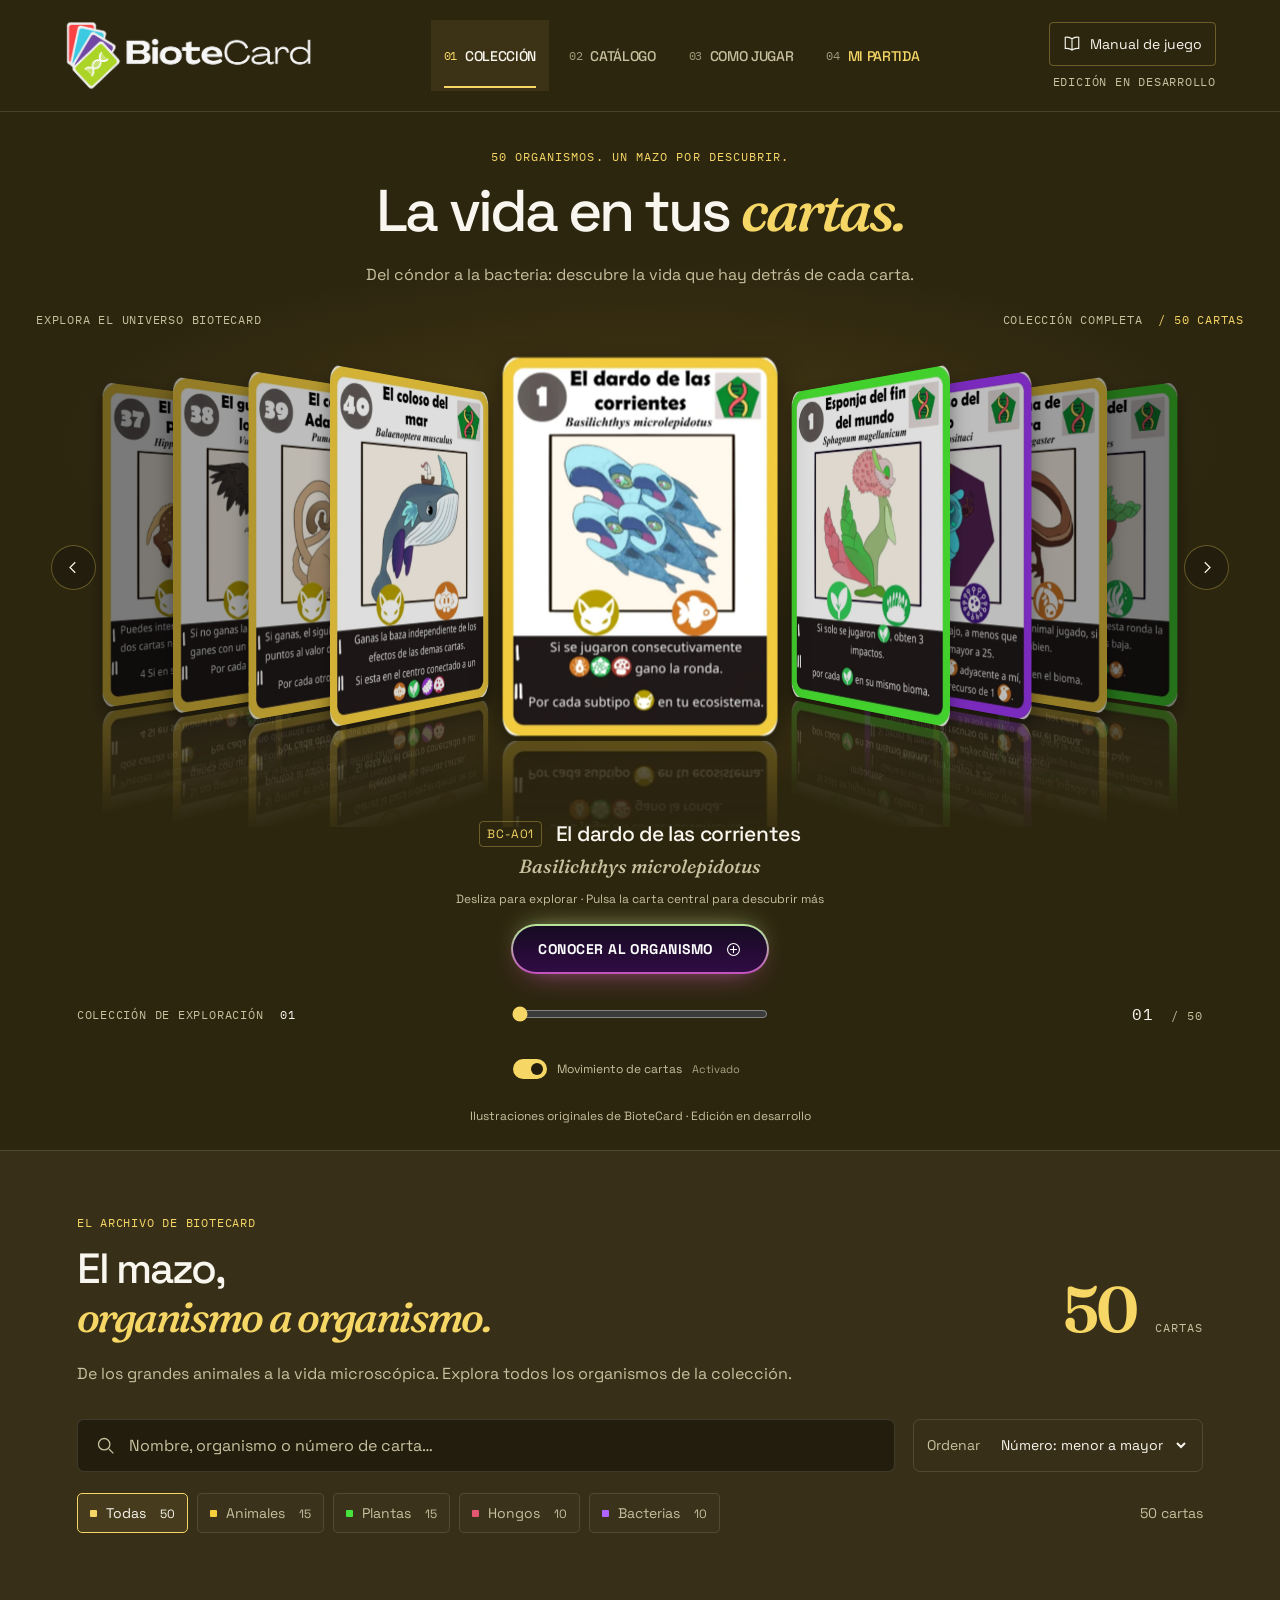
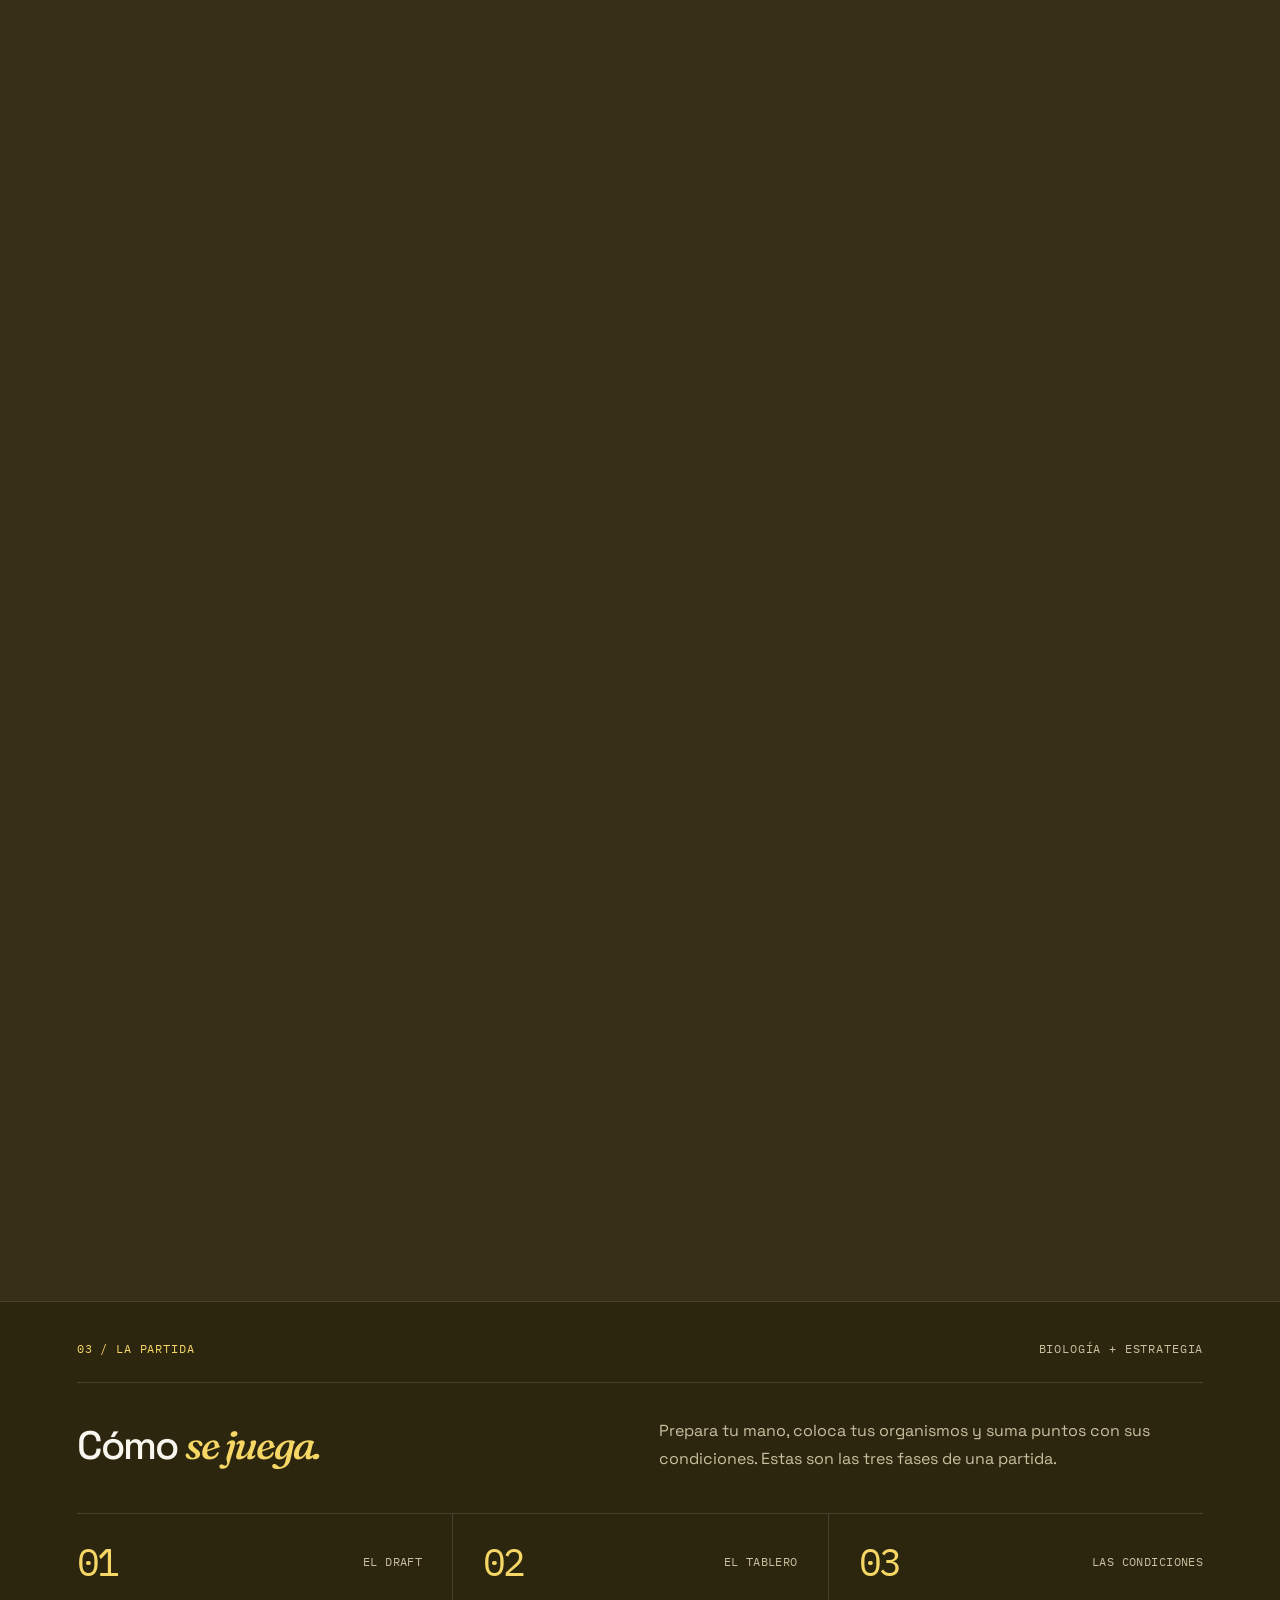
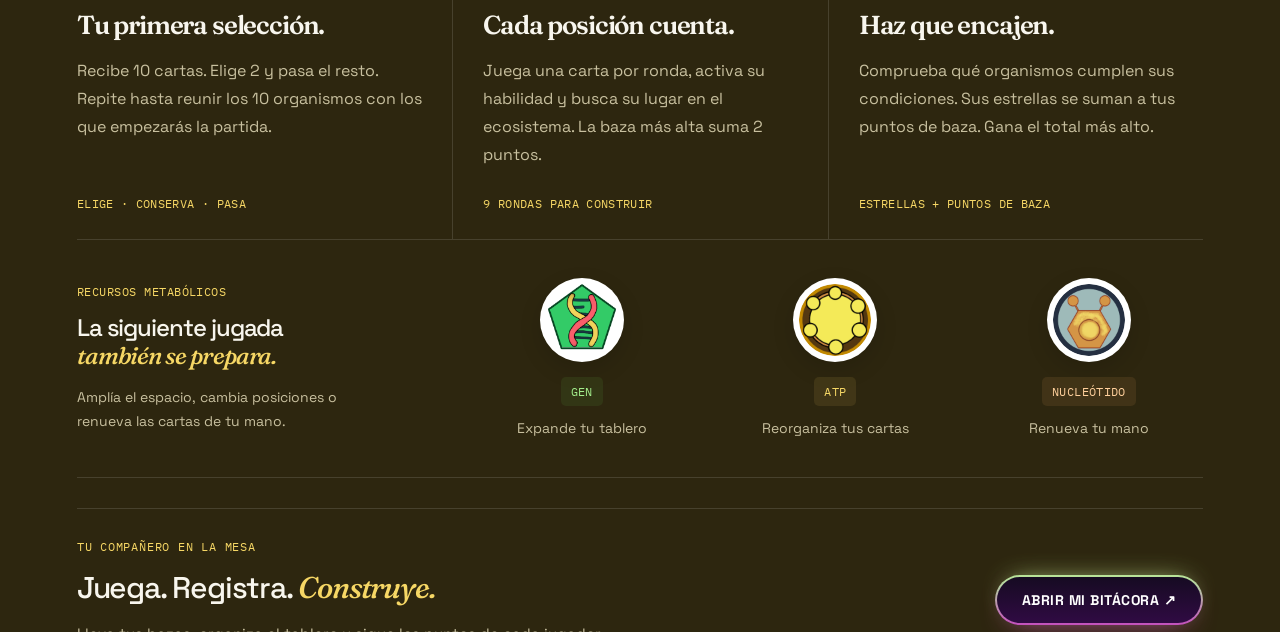
<file: index.html>
<!doctype html>
<html lang="es" data-group="bacteria">
<head>
  <meta charset="utf-8"><meta name="viewport" content="width=device-width,initial-scale=1">
  <title>BioteCard</title>
  <meta name="description" content="Explora el universo de BioteCard. Descubre las cartas, conoce a sus organismos y construye tu ecosistema.">
  <meta name="theme-color" content="#291a39">
  <link rel="icon" type="image/svg+xml" href="assets/branding/favicon.svg">
  <link rel="preload" href="assets/fonts/space-grotesk-regular.woff" as="font" type="font/woff" crossorigin>
  <link rel="preload" href="assets/fonts/fraunces-medium-italic.woff" as="font" type="font/woff" crossorigin>
  <link rel="stylesheet" href="style.css">
  <link rel="stylesheet" href="identity.css?v=9">
  <script src="app.js?v=8" defer></script>
</head>
<body>
<a class="skip" href="#coleccion">Ir a las cartas</a>
<header class="site-header">
  <a class="brand header-brand" href="#coleccion" aria-label="BioteCard, inicio"><span class="logo-frame"><img class="site-logo logo-cards" src="assets/branding/biotecard-logo.png" width="2170" height="725" alt="BioteCard" fetchpriority="high"><img class="site-logo logo-lettering" src="assets/branding/biotecard-logo.png" width="2170" height="725" alt="" aria-hidden="true" fetchpriority="high"></span></a>
  <nav class="main-navigation" aria-label="Navegación principal">
    <a class="active" href="#coleccion" data-section="coleccion" aria-current="location"><span class="nav-number" aria-hidden="true">01</span><span>COLECCIÓN</span></a>
    <a href="#catalogo" data-section="catalogo"><span class="nav-number" aria-hidden="true">02</span><span>CATÁLOGO</span></a>
    <a href="#como-jugar" data-section="como-jugar"><span class="nav-number" aria-hidden="true">03</span><span>COMO JUGAR</span></a>
    <a href="bitacora.html" class="log-nav-link"><span class="nav-number" aria-hidden="true">04</span><span>MI PARTIDA</span></a>
  </nav>
  <div class="header-utility"><button class="manual-button" id="manual-link"><svg viewBox="0 0 24 24" aria-hidden="true" fill="none" stroke="currentColor" stroke-width="1.5"><path d="M12 5v15M12 5C8 2 3 3 3 3v15s5-1 9 2c4-3 9-2 9-2V3s-5-1-9 2Z"/></svg><span>Manual<span class="manual-extra"> de juego</span></span></button><span class="edition-status">EDICIÓN EN DESARROLLO</span></div>
</header>
<main>
<section class="collection" id="coleccion" aria-labelledby="main-title">
  <div class="intro"><p class="eyebrow">50 ORGANISMOS. UN MAZO POR DESCUBRIR.</p><h1 id="main-title">La vida en tus <em>cartas.</em></h1><p class="intro-copy">Del cóndor a la bacteria: descubre la vida que hay detrás de cada carta.</p></div>
  <div class="collection-meta"><span>EXPLORA EL UNIVERSO BIOTECARD</span><span>COLECCIÓN COMPLETA <span class="meta-count">/ 50 CARTAS</span></span></div>
  <div class="carousel" role="region" aria-roledescription="carrusel" aria-label="Cartas de organismos">
    <div class="flow-floor" aria-hidden="true"></div>
    <div id="card-stage" class="card-stage"><p class="loading-cards" role="status">Cargando la colección…</p></div>
    <button class="carousel-arrow previous" id="previous" aria-label="Carta anterior"><svg viewBox="0 0 24 24" aria-hidden="true"><path d="m14 6-6 6 6 6"/></svg></button>
    <button class="carousel-arrow next" id="next" aria-label="Carta siguiente"><svg viewBox="0 0 24 24" aria-hidden="true"><path d="m10 6 6 6-6 6"/></svg></button>
  </div>
  <div class="selection-info"><p class="selection-name" id="selection-name" aria-live="polite"></p><p class="selection-hint">Desliza para explorar · Pulsa la carta central para descubrir más</p><button class="primary-button" id="discover">Conocer al organismo <svg viewBox="0 0 20 20" aria-hidden="true"><circle cx="10" cy="10" r="7"/><path d="M10 6v8m-4-4h8"/></svg></button></div>
  <div class="carousel-bottom"><span class="edition-label">COLECCIÓN DE EXPLORACIÓN <span>01</span></span><label class="scrubber"><span class="sr-only">Recorrer las 50 cartas</span><input id="flow-slider" type="range" min="0" max="49" value="0" aria-label="Seleccionar carta del carrusel"></label><span class="counter" id="counter">01 <span>/ 50</span></span></div>
  <div class="motion-control"><label class="motion-switch" for="card-motion-toggle"><input id="card-motion-toggle" type="checkbox" role="switch" checked aria-describedby="card-motion-description"><span class="switch-track" aria-hidden="true"></span><span>Movimiento de cartas</span><small id="card-motion-state">Activado</small></label><span id="card-motion-description" class="sr-only">Activa o desactiva la inclinación al pasar el cursor y las animaciones al seleccionar una carta.</span></div>
  <p class="prototype-note">Ilustraciones originales de BioteCard · Edición en desarrollo</p>
</section>
<section class="catalog-section" id="catalogo" aria-labelledby="catalog-title">
<div class="catalog-heading"><div><p class="eyebrow">EL ARCHIVO DE BIOTECARD</p><h2 id="catalog-title">El mazo, <em>organismo a organismo.</em></h2></div><span class="catalog-total">50 <small>CARTAS</small></span></div>
<p class="catalog-intro">De los grandes animales a la vida microscópica. Explora todos los organismos de la colección.</p>
<div class="catalog-controls"><label class="search-box"><svg viewBox="0 0 24 24" aria-hidden="true"><circle cx="10.5" cy="10.5" r="6.5"/><path d="m16 16 5 5"/></svg><span class="sr-only">Buscar cartas</span><input id="card-search" type="search" placeholder="Nombre, organismo o número de carta…" autocomplete="off"></label><label class="sort-box"><span>Ordenar</span><select id="card-sort"><option value="number-asc">Número: menor a mayor</option><option value="number-desc">Número: mayor a menor</option><option value="name">Nombre de la carta</option><option value="species">Nombre científico</option></select></label></div>
<div class="filter-row"><div class="type-filters" role="group" aria-label="Filtrar por grupo"><button data-type="all" aria-pressed="true">Todas <span>50</span></button><button data-type="animal" aria-pressed="false" style="--type-color:#f4d03b">Animales <span>15</span></button><button data-type="plant" aria-pressed="false" style="--type-color:#47e33d">Plantas <span>15</span></button><button data-type="fungus" aria-pressed="false" style="--type-color:#e45770">Hongos <span>10</span></button><button data-type="bacteria" aria-pressed="false" style="--type-color:#af64ff">Bacterias <span>10</span></button></div><p id="result-count" role="status">50 cartas</p></div>
<div id="catalog-grid" class="catalog-grid"></div><div id="empty-catalog" class="empty-catalog" hidden><h3>No encontramos esa carta</h3><p>Prueba con otro nombre, número o grupo.</p><button id="reset-filters" class="outline-button">Restablecer búsqueda</button></div>
</section>
<section class="how-to" id="como-jugar" aria-labelledby="how-title">
 <div class="section-index"><span>03 / LA PARTIDA</span><span>BIOLOGÍA + ESTRATEGIA</span></div>
 <div class="rules-heading"><h2 id="how-title">Cómo <em>se juega.</em></h2><p>Prepara tu mano, coloca tus organismos y suma puntos con sus condiciones. Estas son las tres fases de una partida.</p></div>
 <div class="steps">
  <article><div class="step-top"><span class="step-number">01</span><span class="step-tag">EL DRAFT</span></div><h3>Tu primera selección.</h3><p>Recibe 10 cartas. Elige 2 y pasa el resto. Repite hasta reunir los 10 organismos con los que empezarás la partida.</p><span class="step-bottom">ELIGE · CONSERVA · PASA</span></article>
  <article><div class="step-top"><span class="step-number">02</span><span class="step-tag">EL TABLERO</span></div><h3>Cada posición cuenta.</h3><p>Juega una carta por ronda, activa su habilidad y busca su lugar en el ecosistema. La baza más alta suma 2 puntos.</p><span class="step-bottom">9 RONDAS PARA CONSTRUIR</span></article>
  <article><div class="step-top"><span class="step-number">03</span><span class="step-tag">LAS CONDICIONES</span></div><h3>Haz que encajen.</h3><p>Comprueba qué organismos cumplen sus condiciones. Sus estrellas se suman a tus puntos de baza. Gana el total más alto.</p><span class="step-bottom">ESTRELLAS + PUNTOS DE BAZA</span></article>
 </div>
 <div class="resources"><div class="resource-intro"><p class="eyebrow">RECURSOS METABÓLICOS</p><h3>La siguiente jugada<br><em>también se prepara.</em></h3><p>Amplía el espacio, cambia posiciones o renueva las cartas de tu mano.</p></div><div class="resource-item"><img class="resource-image" src="assets/resources/gen.png" width="240" height="240" alt="Ficha GEN de BioteCard, con una doble hélice" loading="lazy"><span class="resource-label gen">GEN</span><p>Expande tu tablero</p></div><div class="resource-item"><img class="resource-image" src="assets/resources/atp.png" width="192" height="192" alt="Ficha ATP de BioteCard, amarilla y circular" loading="lazy"><span class="resource-label atp">ATP</span><p>Reorganiza tus cartas</p></div><div class="resource-item"><img class="resource-image" src="assets/resources/nucleotide.png" width="216" height="216" alt="Ficha NUCLEÓTIDO de BioteCard" loading="lazy"><span class="resource-label nucleotide">NUCLEÓTIDO</span><p>Renueva tu mano</p></div></div>
 <div class="log-entry"><div><p class="eyebrow">TU COMPAÑERO EN LA MESA</p><h3>Juega. Registra. <em>Construye.</em></h3><p>Lleva tus bazas, organiza el tablero y sigue los puntos de cada jugador.</p></div><a class="primary-button" href="bitacora.html">Abrir mi bitácora ↗</a></div>
 <div class="manual-callout"><div><p class="eyebrow">ANTES DE LA PRIMERA BAZA</p><p>Consulta la preparación, los turnos y la puntuación.</p><small>Resumen basado en el manual inicial. Las cartas están en desarrollo.</small></div><button class="outline-button" id="manual-bottom">Abrir el manual</button></div>
</section>
</main>
<footer>
<nav class="social-links" aria-label="Redes sociales y feedback de Aukantun Team">
 <a class="social-button" href="https://www.tiktok.com/@aukantun_team" target="_blank" rel="noopener noreferrer" aria-label="Aukantun Team en TikTok (abre en otra pestaña)"><svg viewBox="0 0 24 24" aria-hidden="true" fill="currentColor"><path d="M19.59 6.69a4.83 4.83 0 0 1-3.77-4.25V2h-3.45v13.67a2.89 2.89 0 0 1-5.2 1.74 2.89 2.89 0 0 1 2.31-4.64c.3 0 .59.05.86.13V9.4a6.35 6.35 0 0 0-.86-.05 6.33 6.33 0 0 0 0 12.65 6.34 6.34 0 0 0 6.34-6.33V8.68a8.24 8.24 0 0 0 4.83 1.55V6.8c-.36 0-.71-.04-1.06-.11Z"/></svg><span>TikTok</span></a>
 <a class="social-button" href="https://www.instagram.com/aukantun_team/" target="_blank" rel="noopener noreferrer" aria-label="Aukantun Team en Instagram (abre en otra pestaña)"><svg viewBox="0 0 24 24" aria-hidden="true" fill="none" stroke="currentColor" stroke-width="1.8"><rect x="3" y="3" width="18" height="18" rx="5"/><circle cx="12" cy="12" r="4"/><circle cx="17.5" cy="6.5" r="1" fill="currentColor" stroke="none"/></svg><span>Instagram</span></a>
 <a class="social-button" href="https://www.youtube.com/@aktstudios-s" target="_blank" rel="noopener noreferrer" aria-label="AKT Studios en YouTube (abre en otra pestaña)"><svg viewBox="0 0 24 24" aria-hidden="true" fill="currentColor"><path d="M23 7s-.2-1.7-.9-2.4c-.9-.9-1.9-.9-2.3-1C16.6 3.4 12 3.4 12 3.4s-4.6 0-7.8.2c-.4.1-1.4.1-2.3 1C1.2 5.3 1 7 1 7s-.3 2-.3 4v2c0 2 .3 4 .3 4s.2 1.7.9 2.4c.9.9 2.1.9 2.7 1 2 .2 7.4.2 7.4.2s4.6 0 7.8-.2c.4-.1 1.4-.1 2.3-1 .7-.7.9-2.4.9-2.4s.3-2 .3-4v-2c0-2-.3-4-.3-4ZM9.7 16V8l7 4-7 4Z"/></svg><span>YouTube</span></a>
 <a class="social-button" href="https://biotecard.framer.website" target="_blank" rel="noopener noreferrer" aria-label="Enviar feedback sobre BioteCard (abre en otra pestaña)"><svg viewBox="0 0 24 24" aria-hidden="true" fill="none" stroke="currentColor" stroke-width="1.7" stroke-linecap="round" stroke-linejoin="round"><path d="M20 15a3 3 0 0 1-3 3H9l-5 3v-6a3 3 0 0 1-1-2V6a3 3 0 0 1 3-3h11a3 3 0 0 1 3 3Z"/><path d="M7 8h9M7 12h6"/></svg><span>Feedback</span></a>
</nav>
<a class="brand footer-brand" href="#coleccion" aria-label="BioteCard, inicio"><span class="logo-frame"><img class="site-logo logo-cards" src="assets/branding/biotecard-logo.png" width="2170" height="725" alt="BioteCard" loading="lazy"><img class="site-logo logo-lettering" src="assets/branding/biotecard-logo.png" width="2170" height="725" alt="" aria-hidden="true" loading="lazy"></span></a><p class="copyright">© 2026 Aukantun Team</p><p class="powered-by">Powered by <strong>RAVEN</strong> <span class="footer-separator">|</span> <span lang="ja">プログラム</span></p></footer>
<dialog id="organism-dialog" class="organism-dialog" aria-labelledby="organism-title"><button class="close-dialog" aria-label="Cerrar ficha" id="close-organism">×</button><div id="organism-content"></div></dialog>
<dialog id="manual-dialog" class="manual-dialog" aria-labelledby="manual-title"><button class="close-dialog" id="close-manual" aria-label="Cerrar manual">×</button><p class="eyebrow">BIOTECARD</p><h2 id="manual-title">El manual de juego</h2><p>Consulta el manual inicial de BioteCard. Las cartas actuales tienen ilustraciones y valores actualizados.</p><div class="manual-options"><a href="assets/manual-1.pdf" target="_blank" rel="noopener"><span>01</span><div><strong>Cartas y recursos</strong><p>Objetivo, anatomía de una carta y recursos metabólicos.</p></div><small>PDF</small></a><a href="assets/manual-2.pdf" target="_blank" rel="noopener"><span>02</span><div><strong>La partida y los combos</strong><p>Fases del juego y ejemplo de puntuación del ecosistema.</p></div><small>PDF</small></a></div><p class="manual-footnote">El manual corresponde a una versión anterior del juego. Para las habilidades y valores actuales, consulta las cartas de la colección.</p></dialog>
<dialog id="zoom-dialog" class="zoom-dialog" aria-label="Carta ampliada"><button class="close-dialog" id="close-zoom" aria-label="Cerrar ampliación">×</button><img id="zoom-image" alt=""></dialog>
</body>
</html>
</file>
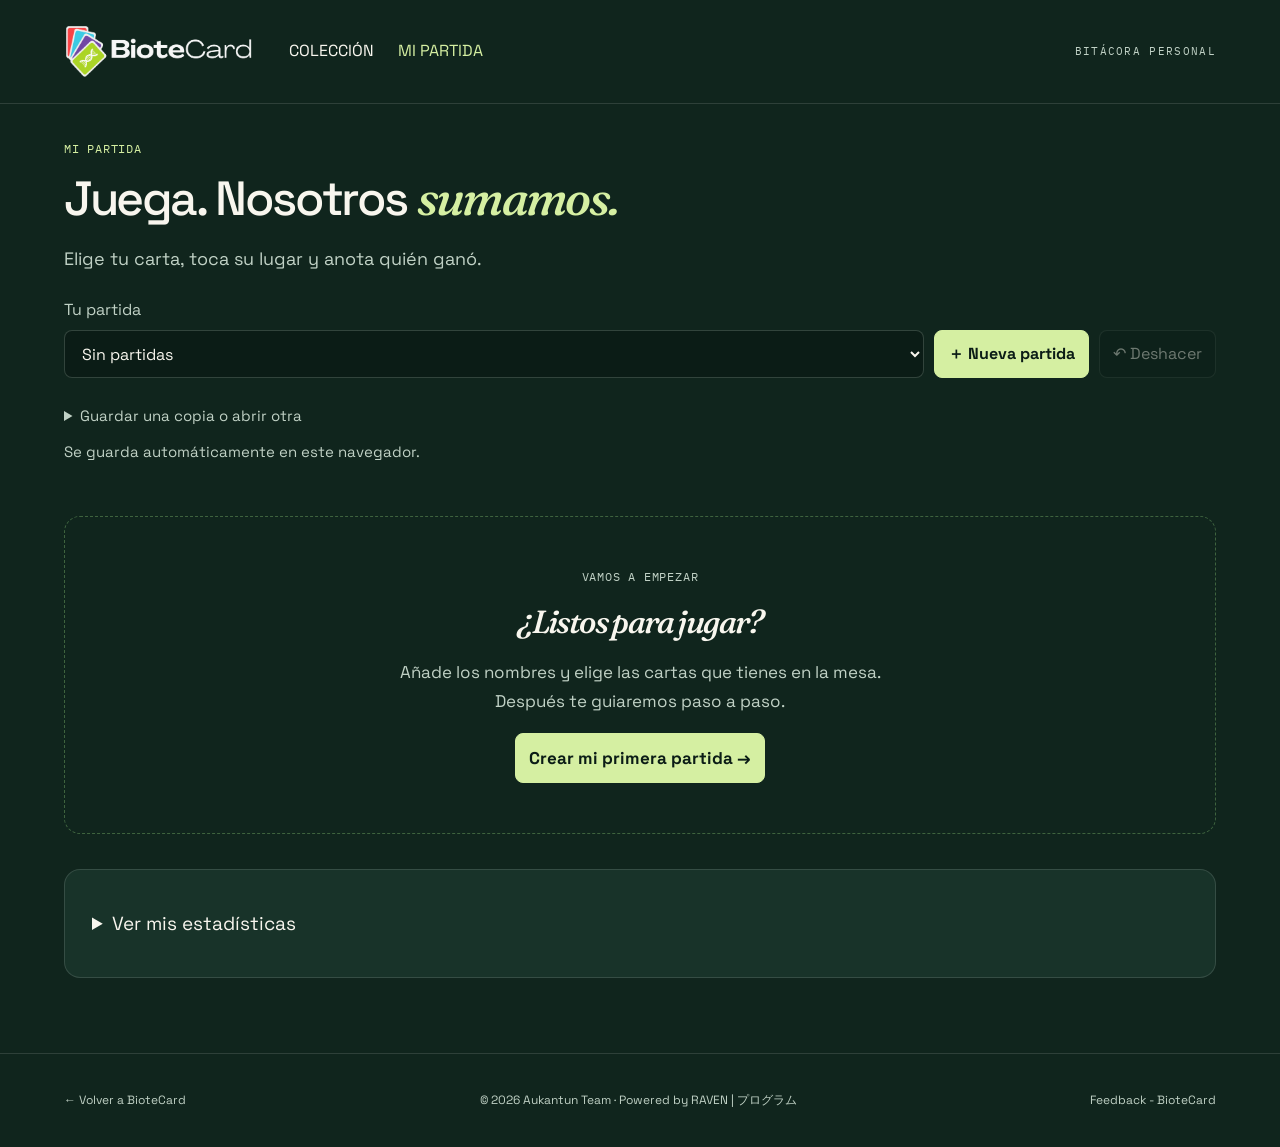
<file: bitacora.html>
<!doctype html><html lang="es" data-group="plant"><head><meta charset="utf-8"><meta name="viewport" content="width=device-width,initial-scale=1"><meta name="theme-color" content="#122b1b"><title>MI PARTIDA· BioteCard</title><meta name="description" content="Tu bitácora de BioteCard: registra bazas, organiza el tablero y sigue tus puntos."><link rel="icon" href="assets/branding/favicon.svg"><link rel="stylesheet" href="style.css"><link rel="stylesheet" href="identity.css?v=10"><link rel="stylesheet" href="bitacora.css?v=10"><script src="bitacora-core.js?v=10" defer></script><script src="bitacora.js?v=10" defer></script></head>
<body class="log-page"><a class="skip" href="#log-main">Ir a mi partida</a><header class="log-header"><a class="brand" href="index.html" aria-label="Volver a BioteCard"><span class="logo-frame"><img class="site-logo logo-cards" src="assets/branding/biotecard-logo.png" alt="BioteCard"><img class="site-logo logo-lettering" src="assets/branding/biotecard-logo.png" alt="" aria-hidden="true"></span></a><nav aria-label="Navegación"><a href="index.html#catalogo">COLECCIÓN</a><a class="active" href="bitacora.html" aria-current="page">MI PARTIDA</a></nav><span class="log-local">BITÁCORA PERSONAL</span></header>
<main id="log-main"><div class="log-intro"><div><p class="eyebrow">MI PARTIDA</p><h1>Juega. Nosotros <em>sumamos.</em></h1><p>Elige tu carta, toca su lugar y anota quién ganó.</p></div></div>
<div class="log-tools"><label>Tu partida <select id="match-select"><option>Cargando…</option></select></label><button id="new-match" class="log-primary">＋ Nueva partida</button><button id="undo" disabled>↶ Deshacer</button></div>
<details class="backup-options"><summary>Guardar una copia o abrir otra</summary><p class="log-help">Las partidas se guardan en este navegador. Descarga una copia para llevarlas a otro dispositivo.</p><div class="inline-actions"><button id="export-log">Descargar mis partidas</button><button id="import-log">Abrir una copia</button></div></details><input type="file" id="import-file" accept="application/json,.json" hidden><p class="log-storage" id="save-state">Se guarda automáticamente en este navegador.</p>
<p id="log-message" class="log-message" role="status" aria-live="polite"></p>
<div id="workspace"><p>Cargando la colección…</p></div>
<details class="log-panel log-stats"><summary>Ver mis estadísticas</summary><div class="log-section-title"><div><p class="eyebrow">LA HUELLA DE CADA PARTIDA</p><h2>Estadísticas de jugadores</h2></div><span>Solo partidas finalizadas</span></div><div id="player-stats"></div><p class="log-help">Los nombres identifican a los jugadores en este dispositivo. Los empates se registran por separado. Las puntuaciones de modos diferentes pueden no ser comparables.</p></details></main>
<footer class="log-footer"><a href="index.html">← Volver a BioteCard</a><p>© 2026 Aukantun Team · Powered by RAVEN | <span lang="ja">プログラム</span></p><a href="https://biotecard.framer.website" target="_blank" rel="noopener">Feedback - BioteCard</a></footer>
<dialog id="setup-dialog" class="log-dialog wide" aria-labelledby="setup-title"><form id="setup-form"><div class="dialog-heading"><h2 id="setup-title">Empecemos</h2><button type="button" data-close="setup-dialog" aria-label="Cerrar">×</button></div>
<p class="setup-progress" id="setup-progress">Paso 1 de 2 · Jugadores</p>
<section id="setup-people"><h3>¿Quiénes van a jugar?</h3><p>Escribe un nombre en cada espacio.</p><div id="name-fields"><label>Jugador 1<input name="playerName" value="Jugador 1" maxlength="40" required autocomplete="off"></label><label>Jugador 2<input name="playerName" value="Jugador 2" maxlength="40" required autocomplete="off"></label></div><div class="inline-actions"><button type="button" id="add-player">＋ Añadir jugador</button><button type="button" id="remove-player">− Quitar último jugador</button></div><p class="simple-rule">La partida normal tiene <strong>9 rondas</strong>. Ganar una ronda da <strong>2 puntos</strong>.</p>
<details><summary>Cambiar las reglas (opcional)</summary><label>Nombre de la partida<input name="name" maxlength="80" placeholder="Mi partida"></label><div class="log-form-grid"><label>Cómo jugaremos<select name="mode" id="setup-mode"><option value="normal">Partida normal</option><option value="custom">Otras reglas</option></select></label><label>Rondas<input name="rounds" id="setup-rounds" type="number" value="9" min="1" max="30" disabled required></label><label>Puntos por ronda ganada<input name="winPoints" id="setup-win" type="number" value="2" min="0" max="20" disabled required></label></div><label class="check-line"><input name="resourcePoints" type="checkbox" checked> Sumar puntos por los recursos que sobran</label></details>
<button type="button" id="setup-next" class="log-primary">Siguiente: elegir cartas →</button></section>
<section id="setup-cards" hidden><h3>¿Qué cartas hay en tu mazo?</h3><p>Compara estas imágenes con tus cartas de la mesa. <strong>Toca una carta para incluirla o quitarla.</strong></p><p class="log-help">Para empezar rápido, dejamos todas seleccionadas. Usa una copia de cada carta.</p><label>Buscar carta<input id="deck-search" type="search" placeholder="Nombre o número de la carta"></label><div class="inline-actions"><button type="button" id="deck-all">Elegir todas</button><button type="button" id="deck-none">Quitar todas</button><strong id="deck-count" role="status"></strong></div><div id="deck-list" class="deck-list visual-deck"></div><div class="wizard-actions"><button type="button" id="setup-back">← Volver</button><button class="log-primary" type="submit">¡Empezar a jugar!</button></div></section><p id="setup-error" class="log-message error" role="alert"></p></form></dialog>
<dialog id="cards-dialog" class="log-dialog wide" aria-labelledby="cards-title"><div class="dialog-heading"><h2 id="cards-title">Seleccionar cartas</h2><button data-close="cards-dialog" aria-label="Cerrar">×</button></div><label>Buscar<input id="pick-search" type="search" placeholder="Nombre, especie o código"></label><p id="pick-help" class="log-help"></p><div id="pick-list" class="pick-list"></div><button id="pick-save" class="log-primary">Guardar selección</button></dialog>
<dialog id="cell-dialog" class="log-dialog" aria-labelledby="cell-title"><div class="dialog-heading"><h2 id="cell-title">Casilla del tablero</h2><button data-close="cell-dialog" aria-label="Cerrar">×</button></div><div id="cell-content"></div></dialog>
<dialog id="round-edit-dialog" class="log-dialog" aria-labelledby="round-edit-title"><div class="dialog-heading"><h2 id="round-edit-title">Corregir resultado</h2><button data-close="round-edit-dialog" aria-label="Cerrar">×</button></div><div id="round-edit-content"></div></dialog>
<dialog id="art-dialog" class="log-dialog art-dialog" aria-label="Carta ampliada"><button data-close="art-dialog" aria-label="Cerrar carta">×</button><img id="log-card-art" alt=""></dialog>
<noscript>Activa JavaScript para utilizar la bitácora de partidas.</noscript></body></html>
</file>
<file: style.css>
:root{--font-sans:"Space Grotesk",sans-serif}
:root{--bg:#10231f;--panel:#172d27;--ink:#f4f4e9;--muted:#a9bbb0;--accent:#d8ef83;--line:#ffffff20;color-scheme:dark;font-size:16px}*{box-sizing:border-box}html{scroll-behavior:smooth;scroll-padding-top:32px}body{margin:0;background:var(--bg);color:var(--ink);font-family:var(--font-sans)}button,a{-webkit-tap-highlight-color:transparent}button{font:inherit;cursor:pointer}a{color:inherit;text-decoration:none}button:focus-visible,a:focus-visible{outline:3px solid var(--accent);outline-offset:6px}button{color:inherit}button:disabled{cursor:default}::selection{color:var(--bg);background:var(--accent)}.site-header{height:98px;margin:auto;max-width:1440px;padding:0 5%;display:flex;align-items:center;justify-content:space-between;border-bottom:1px solid var(--line);gap:24px}.brand{font-family:var(--font-sans);font-weight:800;font-size:29px;letter-spacing:-1.5px;display:flex;align-items:center;gap:10px}.brand svg{width:34px;height:38px;color:var(--accent)}.brand-light{font-weight:400}.site-header nav{display:flex;gap:36px;align-items:center;font-size:14px}.site-header nav a,.text-button{opacity:.64;transition:opacity .2s}.site-header nav a:hover,.text-button:hover,.site-header nav .active{opacity:1}.text-button{background:none;border:0;padding:8px 0;font-size:14px}.launch{font-size:12px;border:1px solid #aec58645;border-radius:40px;padding:9px 15px;color:var(--accent);letter-spacing:.03em}.collection{position:relative;overflow:hidden;padding:39px 0 25px;isolation:isolate}.collection:before{content:'';position:absolute;inset:160px 0 100px;z-index:-1;background:radial-gradient(ellipse at 50% 48%,#62845322,transparent 54%)}.intro{text-align:center;padding:0 20px}.eyebrow{font-size:12px;font-weight:600;letter-spacing:.16em;color:var(--accent);margin:0 0 14px}.tiny-star{font-size:19px;vertical-align:-1px;margin-right:6px}h1{font-family:var(--font-sans);font-size:clamp(38px,4.5vw,65px);font-weight:500;line-height:1.12;letter-spacing:-.055em;margin:0}h1 em,h2 em{font-family:var(--font-sans);color:var(--accent);font-weight:400;letter-spacing:-.035em}.intro-copy{color:var(--muted);font-size:16px;margin:18px 0 29px}.collection-meta{max-width:1280px;margin:0 auto;display:flex;justify-content:space-between;padding:0 36px;font-size:12px;letter-spacing:.15em;color:#a4b1a8}.meta-count{margin-left:8px;color:var(--accent)}.carousel{position:relative;max-width:1440px;margin:7px auto 0;isolation:isolate;height:461px;touch-action:pan-y}.orbit{position:absolute;bottom:20px;left:50%;width:1070px;height:150px;border:1px solid #a5ba7917;border-radius:50%;transform:translateX(-50%);z-index:-1}.orbit:after{content:'';position:absolute;inset:25px 80px;border:1px solid #a5ba7912;border-radius:50%}.card-stage{height:100%;position:relative;perspective:1600px}.specimen-card{--color:var(--accent);position:absolute;left:50%;top:20px;width:276px;height:397px;overflow:hidden;border-radius:17px;border:1px solid #a5ae8260;background:#24382c;transform:translateX(-50%);padding:0;text-align:left;box-shadow:0 18px 48px #0008;transition:transform .55s cubic-bezier(.2,.75,.2,1),filter .55s,border-color .3s,opacity .45s;will-change:transform}.specimen-card:before{content:'';position:absolute;z-index:3;inset:7px;border:1px solid #eef4db44;border-radius:11px;pointer-events:none}.specimen-card:after{content:'';position:absolute;inset:0;background:linear-gradient(180deg,#0004 0%,transparent 42%,#08140dda 81%,#08140df5 100%);pointer-events:none}.specimen-card.selected{border-color:var(--color);box-shadow:0 0 0 1px var(--color),0 25px 80px #0009}.specimen-card.selected:before{border-color:#eff0c470}.card-image{width:100%;height:100%;object-fit:cover;object-position:var(--position,50% 50%);position:absolute;inset:0;transition:transform .8s}.specimen-card.selected:hover .card-image{transform:scale(1.05)}.card-top{position:relative;z-index:2;display:flex;justify-content:space-between;align-items:center;padding:21px 21px 0;color:white}.card-number{font-family:var(--font-sans);font-weight:600;font-size:12px;letter-spacing:.13em}.card-kind{font-size:12px;letter-spacing:.1em;text-transform:uppercase;background:#15221e8a;backdrop-filter:blur(12px);border:1px solid #ffffff4d;border-radius:30px;padding:6px 9px}.card-bottom{position:absolute;left:22px;right:22px;bottom:23px;z-index:2}.card-eyebrow{color:var(--color);font-size:12px;text-transform:uppercase;letter-spacing:.14em;display:block;margin-bottom:8px}.card-title{display:block;font-family:var(--font-sans);font-size:27px;letter-spacing:-.035em;line-height:1.12;font-weight:700;text-wrap:balance}.card-species{font-family:var(--font-sans);font-style:italic;color:#e9ecdd;font-size:15px;display:block;margin-top:10px}.card-rule{height:1px;background:#ffffff40;margin-top:18px}.card-footer{display:flex;justify-content:space-between;color:#ccd2c2;font-size:12px;text-transform:uppercase;letter-spacing:.11em;margin-top:10px}.card-detail-icon{color:var(--color);font-size:17px;line-height:12px}.carousel-arrow{position:absolute;top:47%;z-index:8;width:44px;height:44px;border-radius:50%;background:#14251feb;border:1px solid #8b9c6e66;display:grid;place-items:center;transition:background .2s}.carousel-arrow:hover{background:#344737}.carousel-arrow svg{width:21px;height:21px;fill:none;stroke:var(--ink);stroke-width:1.4}.previous{left:5%}.next{right:5%}.selection-info{text-align:center;margin-top:-5px;position:relative;z-index:9}.selection-name{font-size:17px;letter-spacing:-.015em;margin:0 0 7px;font-weight:500}.selection-name span{color:var(--muted);font-weight:400;font-family:var(--font-sans);font-style:italic}.selection-name .separator{font:inherit;margin:0 10px;color:#82977d}.selection-hint{font-size:12px;color:#9bab9d;margin:0 16px 17px}.primary-button{border:0;border-radius:7px;background:var(--accent);color:#152516;font-size:13px;padding:13px 19px;display:inline-flex;gap:18px;align-items:center;font-weight:600;transition:background .2s}.primary-button:hover{background:#eafaac}.primary-button svg{width:17px;height:17px;stroke:currentColor;stroke-width:1.3;fill:none}.carousel-bottom{max-width:1210px;padding:0 0;margin:29px auto 0;display:flex;align-items:center;justify-content:space-between}.edition-label{font-size:12px;letter-spacing:.12em;color:#859986}.edition-label span{margin-left:9px;color:var(--ink)}.pagination{display:flex;gap:0;position:absolute;left:50%;transform:translateX(-50%)}.pagination button{border:0;width:29px;height:30px;background:none;padding:11px 7px;display:flex;align-items:center;justify-content:center}.pagination button:before{content:'';height:5px;width:5px;border-radius:4px;background:#6d7f6d;transition:width .2s,background .2s}.pagination button[aria-current=true]:before{width:21px;background:var(--accent)}.counter{font-family:var(--font-sans);font-size:15px}.counter span{color:#819382;font-size:12px;margin-left:6px}.prototype-note{text-align:center;font-size:12px;color:#97a498;margin:23px 20px 0;line-height:1.5}.how-to{padding:77px 6% 60px;max-width:1440px;margin:auto;border-top:1px solid var(--line);background:#132820}.how-heading{display:flex;justify-content:space-between;align-items:end;gap:60px}.how-heading .eyebrow{font-size:12px}h2{font-family:var(--font-sans);font-size:clamp(28px,3vw,42px);line-height:1.25;letter-spacing:-.04em;font-weight:500;margin:0}.how-heading>p{font-size:16px;color:var(--muted);max-width:325px;line-height:1.65;margin:0 0 4px}.steps{display:grid;grid-template-columns:repeat(3,1fr);gap:45px;margin-top:53px}.steps article{border-top:1px solid #92a28857;padding-top:22px;position:relative}.step-number{color:var(--accent);font-family:var(--font-sans);font-size:27px}.steps h3{font-family:var(--font-sans);font-weight:500;font-size:21px;letter-spacing:-.025em;margin:20px 0 11px}.steps p{font-size:16px;line-height:1.7;color:var(--muted);margin:0 0 24px}.step-tag{font-size:12px;letter-spacing:.1em;color:#9db38a}.resources{border:1px solid #90a27938;display:grid;grid-template-columns:1.25fr 1fr 1fr 1fr;gap:20px;padding:29px;margin-top:45px;border-radius:10px;align-items:center;background:#1b302520}.resources>p{font-size:17px;color:var(--muted);line-height:1.5;margin:0}.resources>p strong{color:var(--ink);font-weight:400}.resource-label{font-size:12px;font-weight:600;letter-spacing:.05em;border-radius:5px;background:#d8ef831a;color:#d8ef83;padding:7px 10px;display:inline-block}.resource-label.atp{color:#efc287;background:#efc28718}.resource-label.nucleotide{color:#d3baf1;background:#d3baf118}.resources div p{font-size:13px;color:var(--muted);margin:10px 0 0}.manual-callout{display:flex;justify-content:space-between;align-items:center;margin-top:32px;font-size:15px;color:var(--muted);gap:20px}.outline-button{border:1px solid #adbca859;background:transparent;border-radius:6px;font-size:13px;padding:12px 18px}.outline-button:hover{background:#ffffff09}footer{display:flex;max-width:1440px;margin:auto;align-items:center;padding:30px 6%;gap:28px;flex-wrap:wrap}.footer-brand{font-size:23px;display:block;color:#d7e1ce}footer p{font-size:12px;color:var(--muted)}footer>span{font-size:12px;letter-spacing:.12em;color:#829382;margin-left:auto}.skip{position:absolute;top:-100px;background:var(--accent);color:var(--bg);padding:15px;z-index:100}.skip:focus{top:8px;left:8px}dialog{border:1px solid #86947755;background:#14251f;color:var(--ink);padding:0;max-width:100%;border-radius:20px;box-shadow:0 24px 120px #0008}dialog::backdrop{background:#020d0bc9;backdrop-filter:blur(12px)}.organism-dialog{width:1040px;max-width:calc(100vw - 48px);max-height:calc(100dvh - 48px);overflow:auto}.close-dialog{position:absolute;right:17px;top:17px;z-index:10;border:1px solid #ffffff3b;background:#10231fcd;color:white;width:36px;height:36px;border-radius:50%;font-size:25px;line-height:1}.close-dialog:hover{background:#344737}.detail-layout{display:grid;grid-template-columns:.85fr 1fr;min-height:640px}.detail-visual{position:relative;min-height:100%;background:#0c1a16;overflow:hidden}.detail-visual>img{position:absolute;inset:0;width:100%;height:100%;object-fit:cover;object-position:var(--position,50% 50%)}.detail-visual:after{content:'';position:absolute;inset:0;background:linear-gradient(transparent 50%,#06100fed)}.photo-caption{position:absolute;left:28px;right:24px;bottom:28px;z-index:1}.photo-caption .eyebrow{font-size:12px}.photo-caption h3{font-family:var(--font-sans);font-style:italic;font-weight:400;font-size:29px;margin:0 0 17px}.photo-credit{font-size:12px;line-height:1.6;color:#ced6cd}.photo-credit a{text-decoration:underline;text-underline-offset:3px}.detail-copy{padding:43px 39px 32px;min-width:0}.detail-copy>.eyebrow{font-size:12px;padding-right:20px}.detail-copy h2{font-size:35px;margin:0 0 7px;line-height:1.2}.detail-scientific{color:var(--muted);font-family:var(--font-sans);font-style:italic;margin:0 0 22px;font-size:18px}.detail-tabs{display:flex;gap:23px;border-bottom:1px solid var(--line);margin-bottom:23px}.detail-tabs button{padding:10px 0 13px;background:none;border:0;border-bottom:2px solid transparent;font-size:13px;color:var(--muted)}.detail-tabs button[aria-selected=true]{border-color:var(--accent);color:var(--accent)}.detail-panel p{font-size:16px;color:#c1cdc1;line-height:1.65;margin:0 0 20px}.fact-grid{display:grid;grid-template-columns:1fr 1fr;gap:18px 20px;margin:22px 0}.fact-grid dt{font-size:12px;text-transform:uppercase;letter-spacing:.1em;color:#8fa289;margin-bottom:6px}.fact-grid dd{margin:0;font-size:14px;line-height:1.5}.detail-callout{border-left:2px solid var(--accent);background:#d8ef8308;padding:15px 17px;margin:21px 0}.detail-callout h4{margin:0 0 7px;color:var(--accent);font-size:13px;font-weight:500}.detail-callout p{font-size:16px;margin:0;line-height:1.6}.source-links{border-top:1px solid var(--line);padding-top:17px;display:flex;flex-wrap:wrap;gap:10px;align-items:center;margin-top:23px;font-size:12px;color:#96a891}.source-links a{text-decoration:underline;text-underline-offset:3px;color:#d7e3ce}.original-card{display:block;max-width:100%;width:185px;height:auto;border-radius:9px;float:left;margin:0 20px 14px 0}.original-note{font-size:12px!important;color:#91a58f!important}.game-numbers{display:flex;gap:20px;margin-bottom:15px}.game-numbers div{padding:12px 15px;border:1px solid var(--line);border-radius:7px}.game-numbers b{font-size:23px;color:var(--accent);display:block}.game-numbers small{font-size:12px;letter-spacing:.08em;text-transform:uppercase;color:var(--muted)}.manual-dialog{padding:42px;width:610px;max-width:calc(100vw - 32px);max-height:calc(100dvh - 32px)}.manual-dialog h2{font-size:31px}.manual-dialog>p:not(.eyebrow){font-size:15px;color:var(--muted);line-height:1.6}.manual-options{display:flex;flex-direction:column;gap:13px;margin:27px 0}.manual-options a{padding:19px;border:1px solid var(--line);border-radius:8px;display:flex;align-items:center;gap:20px}.manual-options a:hover{background:#d8ef8308;border-color:#d8ef8370}.manual-options a>span{font-size:22px;font-family:var(--font-sans);color:var(--accent)}.manual-options strong{font-size:15px;font-weight:500}.manual-options p{color:var(--muted);font-size:13px;line-height:1.5;margin:6px 0 0}.manual-options small{font-size:12px;color:var(--accent);margin-left:auto}.manual-footnote{font-size:12px!important;margin-bottom:0}.hidden,[hidden]{display:none!important}body:has(dialog[open]){overflow:hidden}@media(min-width:1600px){.collection{padding-top:55px}.carousel{height:490px}.specimen-card{top:30px}}@media(max-width:1280px){.carousel-bottom{margin-left:6%;margin-right:6%}}@media(max-width:760px){.site-header{height:78px;padding:0 22px;gap:16px}.brand{font-size:24px}.brand svg{width:29px}.site-header nav{gap:19px;font-size:12px}.site-header nav .text-button{display:none}.launch{display:none}.collection{padding-top:31px}.intro-copy{font-size:14px;margin:15px 0 25px}.eyebrow{font-size:12px}.collection-meta{padding:0 22px;font-size:12px;letter-spacing:.1em}.collection-meta>span:nth-child(2){display:none}.carousel{height:413px;margin-top:10px}.specimen-card{width:246px;height:355px;top:19px;border-radius:15px}.card-title{font-size:24px}.card-bottom{left:20px;right:20px;bottom:21px}.card-species{font-size:14px}.previous{left:15px}.next{right:15px}.carousel-arrow{width:38px;height:38px;top:43%}.selection-info{margin-top:0}.selection-name{font-size:15px}.selection-name span{font-size:14px}.selection-name .separator{margin:0 5px}.selection-hint{font-size:12px}.carousel-bottom{margin-top:24px;min-height:27px}.edition-label{font-size:12px;max-width:85px;line-height:1.6}.edition-label span{display:none}.prototype-note{font-size:12px;max-width:360px;margin:22px auto 0;padding:0 16px}.how-to{padding:45px 24px}.how-heading{display:block}.how-heading>p{margin:22px 0 0;max-width:100%}.how-heading .eyebrow{font-size:12px;line-height:1.6}.steps{display:block;margin-top:33px}.steps article{padding-top:20px;margin-top:28px}.steps h3{display:inline-block;margin:0 0 0 18px;font-size:20px}.steps p{margin:14px 0 15px}.steps article:last-child{margin-bottom:30px}.resources{grid-template-columns:1fr 1fr;padding:20px;gap:25px 15px;margin-top:30px}.resources>p{font-size:15px}.resources div p{font-size:12px}.manual-callout{flex-direction:column;align-items:start;font-size:14px;gap:15px}footer{padding:27px 24px;gap:12px}footer p{order:3;width:100%;margin:0;font-size:12px}footer>span{font-size:12px}.organism-dialog{max-width:calc(100vw - 20px);max-height:calc(100dvh - 20px);border-radius:15px}.detail-layout{display:block}.detail-visual{height:260px;min-height:0}.detail-visual>img{object-position:50% 40%}.detail-visual:after{background:linear-gradient(transparent 20%,#06100fe6)}.photo-caption{bottom:15px;left:24px}.photo-caption .eyebrow{margin-bottom:7px}.photo-caption h3{font-size:23px;margin-bottom:9px}.photo-credit{font-size:12px}.detail-copy{padding:27px 24px}.detail-copy h2{font-size:31px}.detail-panel p{font-size:16px}.manual-dialog{padding:38px 23px 26px}.manual-options a{padding:15px;gap:15px}.manual-dialog h2{font-size:27px}.original-card{width:150px}.selection-name .separator{display:none}.selection-name span:not(.separator){display:block;margin-top:4px}}@media(prefers-reduced-motion:reduce){html{scroll-behavior:auto}*,*:before,*:after{transition:none!important;animation:none!important}}
@media(max-width:420px){.site-header nav a:first-child{display:none}.site-header nav{font-size:14px}.edition-label{max-width:110px;font-size:12px;letter-spacing:.03em}.collection-meta{font-size:12px;letter-spacing:.04em}.card-footer{font-size:12px;letter-spacing:.01em}.card-kind{font-size:12px;letter-spacing:.02em}.card-number{font-size:12px;letter-spacing:.03em}}
/* The original card art is the product surface. */
.sr-only{position:absolute;width:1px;height:1px;padding:0;margin:-1px;overflow:hidden;clip:rect(0,0,0,0);white-space:nowrap;border:0}.collection{padding-top:30px;background:linear-gradient(#10231f,#0b1715 65%,#10231f)}.collection:before{display:none}.collection .intro-copy{margin-bottom:25px}.collection-meta{font-size:12px;letter-spacing:.08em}.carousel{height:487px;margin-top:13px;cursor:grab;overflow:hidden;user-select:none}.carousel:active{cursor:grabbing}.card-stage{perspective:1150px;perspective-origin:50% 40%;transform-style:preserve-3d}.flow-floor{position:absolute;left:0;right:0;bottom:26px;height:160px;background:radial-gradient(ellipse at center,#93ab7420,transparent 62%);pointer-events:none}.flow-item{position:absolute;left:50%;top:25px;width:263px;height:362px;transform-style:preserve-3d;transition:transform .62s cubic-bezier(.2,.75,.2,1),opacity .3s;will-change:transform}.cover-card{border:0;background:transparent;padding:0;width:100%;height:100%;display:block;border-radius:5%;box-shadow:0 18px 36px #0006;cursor:pointer;filter:brightness(var(--shade,1));transition:filter .35s;backface-visibility:hidden}.cover-card:focus-visible{outline:3px solid #fff;outline-offset:9px}.flow-front{width:100%;height:100%;display:block;border-radius:5%;object-fit:contain}.flow-item.selected .cover-card{box-shadow:0 17px 55px #0009}.reflection-mask{position:absolute;top:calc(100% + 5px);left:0;width:100%;height:112px;overflow:hidden;opacity:.26;pointer-events:none;mask-image:linear-gradient(to bottom,#000,transparent);-webkit-mask-image:linear-gradient(to bottom,#000,transparent)}.flow-reflection{width:100%;height:auto;display:block;transform:scaleY(-1);border-radius:5%;position:absolute;bottom:auto;top:calc(112px - 100%);visibility:hidden}.reflection-mask:before{display:none}.flow-reflection{top:0;transform:translateY(calc(-100% + 112px)) scaleY(-1);transform-origin:center center;visibility:visible}.carousel-arrow{top:42%;background:#11211ecf;width:45px;height:45px}.previous{left:4%}.next{right:4%}.selection-info{margin-top:-7px}.selection-name{font-family:var(--font-sans);font-size:21px;font-weight:500}.selection-name .selected-code{font-family:var(--font-sans);font-style:normal;color:var(--accent);font-size:12px;display:inline-block;border:1px solid #d8ef8333;border-radius:4px;padding:4px 7px;vertical-align:3px;margin-right:9px}.selection-name .selected-species{display:block;font-family:var(--font-sans);font-size:16px;margin-top:7px;color:#bcc8bc}.selection-hint{font-size:12px;margin-top:13px}.carousel-bottom{margin-top:25px;gap:24px;min-height:30px}.edition-label{font-size:12px;letter-spacing:.03em}.scrubber{width:260px;position:absolute;left:50%;transform:translateX(-50%);display:flex;align-items:center;min-height:30px}.scrubber input{width:100%;accent-color:var(--accent);cursor:ew-resize;height:18px}.counter{font-size:16px}.prototype-note{font-size:12px;margin-top:20px}.catalog-section{max-width:1440px;margin:auto;padding:64px 6% 72px;background:#142820;border-top:1px solid var(--line)}.catalog-heading{display:flex;justify-content:space-between;align-items:end;gap:30px}.catalog-heading .eyebrow{font-size:12px}.catalog-heading h2{font-size:39px}.catalog-total{font-family:var(--font-sans);font-size:40px;letter-spacing:-.04em;color:var(--accent);line-height:1}.catalog-total small{font-family:var(--font-sans);font-size:12px;letter-spacing:.09em;margin-left:10px;color:var(--muted)}.catalog-intro{font-size:16px;color:var(--muted);line-height:1.65;margin:20px 0 31px}.catalog-controls{display:flex;gap:18px}.search-box{flex:1;display:flex;align-items:center;gap:13px;border:1px solid #9fae8552;background:#0e1e18;padding:0 17px;border-radius:7px;min-height:53px}.search-box:focus-within{border-color:var(--accent);outline:1px solid var(--accent)}.search-box svg{width:21px;height:21px;fill:none;stroke:#a7b59d;stroke-width:1.5;flex-shrink:0}.search-box input{font-family:var(--font-sans);font-size:16px;min-width:0;width:100%;background:transparent;border:0;color:var(--ink);outline:none;padding:15px 0}.search-box input::placeholder{color:#93a08c}.sort-box{display:flex;align-items:center;gap:12px;min-width:290px;border:1px solid var(--line);border-radius:7px;padding:0 13px;color:var(--muted);font-size:14px}.sort-box select{font:inherit;background:#142820;border:0;color:var(--ink);padding:15px 5px;max-width:100%;cursor:pointer;flex:1}.filter-row{display:flex;align-items:center;justify-content:space-between;gap:16px;margin:21px 0 31px}.type-filters{display:flex;flex-wrap:wrap;gap:9px}.type-filters button{background:#ffffff04;border:1px solid #ffffff1e;color:#bbc6b7;border-radius:5px;padding:10px 12px;font-size:14px;transition:all .2s}.type-filters button:before{content:'';display:inline-block;width:7px;height:7px;border-radius:1px;background:var(--type-color,var(--accent));margin-right:9px;vertical-align:1px}.type-filters button span{font-size:12px;color:#91a08c;margin-left:10px}.type-filters button:hover{border-color:var(--type-color,var(--accent))}.type-filters button[aria-pressed=true]{background:#d8ef8313;border-color:var(--type-color,var(--accent));color:var(--ink)}.type-filters button[aria-pressed=true] span{color:var(--ink)}#result-count{font-size:14px;white-space:nowrap;color:var(--muted);margin:0}.catalog-grid{display:grid;grid-template-columns:repeat(5,minmax(0,1fr));gap:33px 25px;align-items:start}.catalog-card{display:block;border:0;background:none;padding:0;text-align:left;min-width:0;transition:transform .25s}.catalog-card:hover{transform:translateY(-7px)}.catalog-art{display:block;aspect-ratio:768/1056;border-radius:5%;box-shadow:0 12px 24px #0003;overflow:hidden}.catalog-art img{display:block;width:100%;height:100%;object-fit:contain;transition:filter .2s}.catalog-card:hover .catalog-art{box-shadow:0 0 0 2px var(--type-color),0 14px 30px #0004}.catalog-card-meta{display:flex;justify-content:space-between;font-size:12px;color:#9bae94;margin-top:14px;gap:9px}.catalog-card-meta span:last-child{color:var(--type-color)}.catalog-card strong{display:block;font-family:var(--font-sans);font-weight:500;font-size:16px;line-height:1.4;margin:7px 0}.catalog-card i{display:block;font-family:var(--font-sans);font-size:14px;color:#adbea5;line-height:1.45}.empty-catalog{text-align:center;padding:65px 20px;border:1px dashed var(--line);border-radius:10px}.empty-catalog h3{font-size:24px;font-weight:500;margin:0 0 12px}.empty-catalog p{color:var(--muted);margin:0 0 24px}.loading-cards,.catalog-error{position:absolute;top:120px;left:0;width:100%;text-align:center;color:var(--muted)}.how-to{background:#10231f}.new-detail-layout{display:grid;grid-template-columns:.85fr 1fr;min-height:680px}.detail-card-column{padding:36px 33px 27px;background:radial-gradient(ellipse at 50% 40%,#38502e55,transparent 70%),#0c1914;display:flex;flex-direction:column;align-items:center;justify-content:center;border-right:1px solid var(--line)}.detail-card-tag{display:flex;justify-content:space-between;width:100%;max-width:310px;margin-bottom:19px;font-size:12px;letter-spacing:.1em;color:#a1b095}.detail-card-tag span{color:var(--card-accent)}.enlarge-card{background:none;border:0;padding:0;max-width:310px;width:100%;cursor:zoom-in;border-radius:5%;box-shadow:0 17px 40px #0008}.enlarge-card img{width:100%;height:auto;display:block;border-radius:5%}.zoom-label{display:flex;align-items:center;gap:9px;background:none;border:0;color:var(--muted);font-size:13px;margin:19px 0 23px;padding:7px;cursor:zoom-in}.zoom-label svg{width:17px;height:17px;fill:none;stroke:currentColor;stroke-width:1.5}.detail-pagination{display:flex;justify-content:space-between;align-items:center;width:100%;max-width:310px;border-top:1px solid var(--line);padding-top:18px;gap:15px;font-size:12px;color:#9faf96}.detail-pagination button{font-size:13px;border:1px solid #81987555;border-radius:5px;padding:8px 12px;background:none}.detail-pagination button:hover{background:#ffffff0b}.detail-copy{padding-top:48px}.detail-copy h2{font-size:32px;padding-right:4px;text-wrap:balance}.detail-tabs{gap:25px}.detail-tabs button{font-size:14px}.detail-panel .common-name{font-weight:500;color:var(--ink);font-size:18px;margin-bottom:9px}.detail-panel p{font-size:16px}.fact-grid{gap:19px 24px}.fact-grid dt{font-size:12px}.fact-grid dd{font-size:14px}.wide-fact{grid-column:1/-1}.detail-callout h4{font-size:14px}.detail-callout p{font-size:15px}.science-photo{margin:25px 0 0}.science-photo>img{width:100%;max-height:220px;object-fit:cover;border-radius:7px;display:block}.science-photo figcaption{font-size:12px;color:#9eae95;line-height:1.6;margin-top:9px}.science-photo figcaption a{text-decoration:underline;text-underline-offset:3px}.source-links{font-size:12px;gap:11px}.source-links span{width:100%;font-size:12px;letter-spacing:.06em}.game-numbers small{font-size:12px}.game-numbers b{font-size:30px}.ability-heading{font-size:17px;font-weight:500;margin:25px 0 15px}.rule-crop{position:relative;aspect-ratio:768/300;width:100%;display:block;overflow:hidden;padding:0;border:1px solid #ffffff2d;border-radius:9px;background:#231c1d;cursor:zoom-in}.rule-crop img{width:100%;height:auto;position:absolute;bottom:0;left:0;display:block}.detail-panel .game-caption{font-size:14px;line-height:1.6;margin:14px 0 24px;color:var(--muted)}.game-legend{margin:0}.game-legend div{display:flex;align-items:center;gap:17px;border-top:1px solid var(--line);padding:13px 0}.game-legend dt{font-size:20px;color:var(--accent);font-family:var(--font-sans);width:20px}.game-legend dd{font-size:14px;color:#b6c4b0;margin:0}.detail-panel .edition-note{font-size:12px;color:#91a489;margin:24px 0 0}.zoom-dialog{background:transparent;border:0;border-radius:0;overflow:visible;max-width:calc(100vw - 28px);max-height:calc(100dvh - 28px)}.zoom-dialog>img{max-height:calc(100dvh - 30px);max-width:calc(100vw - 30px);width:auto;height:auto;display:block;border-radius:5%}.zoom-dialog .close-dialog{top:9px;right:9px;background:#0a160ff0;width:41px;height:41px}.zoom-dialog::backdrop{background:#020805eb}.collection .primary-button{font-size:14px}.manual-footnote{font-size:14px!important}
@media(min-width:1550px){.carousel{height:525px}.flow-item{width:280px;height:385px;top:35px}.card-stage{perspective:1250px}}
@media(max-width:1120px){.catalog-grid{grid-template-columns:repeat(4,minmax(0,1fr))}.catalog-heading h2{font-size:34px}.type-filters button{padding:9px}.sort-box{min-width:265px}.filter-row{align-items:start}.scrubber{width:210px}.edition-label{max-width:190px;line-height:1.5}}
@media(max-width:760px){.site-header nav a[href="#como-jugar"]{display:none}.site-header nav a[href="#catalogo"]{display:inline!important}.collection{padding-top:27px}.collection .intro-copy{margin-bottom:26px;font-size:15px}.collection-meta>span:nth-child(2){display:block;font-size:12px}.collection-meta>span:first-child{display:none}.carousel{height:402px;margin-top:12px}.flow-item{width:221px;height:304px;top:22px}.card-stage{perspective:950px;perspective-origin:50% 43%}.reflection-mask{height:84px}.flow-reflection{transform:translateY(calc(-100% + 84px)) scaleY(-1)}.carousel-arrow{width:36px;height:36px;top:42%}.previous{left:12px}.next{right:12px}.selection-name{font-size:18px;padding:0 20px;line-height:1.5}.selection-name .selected-code{font-size:12px;margin-right:6px;display:inline-block!important;vertical-align:1px;margin-top:0!important}.selection-name .selected-species{font-size:15px;margin-top:5px}.selection-hint{font-size:12px;line-height:1.5;margin-top:12px}.carousel-bottom{margin-top:21px;margin-left:23px;margin-right:23px;gap:15px}.edition-label{display:none}.scrubber{position:static;transform:none;max-width:none;width:auto;flex:1}.counter{min-width:55px;font-size:16px}.prototype-note{font-size:12px}.catalog-section{padding:43px 24px 48px}.catalog-heading{align-items:start;gap:15px}.catalog-heading h2{font-size:30px;line-height:1.2}.catalog-heading .eyebrow{font-size:12px;letter-spacing:.08em}.catalog-total{font-size:30px;margin-top:4px}.catalog-total small{display:block;margin:6px 0 0;font-size:12px}.catalog-intro{font-size:16px;margin:21px 0 24px}.catalog-controls{display:block}.sort-box{margin-top:11px;min-height:48px;min-width:0;justify-content:space-between}.sort-box select{flex:0 1 auto}.search-box input{font-size:16px;padding:15px 0}.search-box{padding:0 13px;gap:10px}.type-filters{gap:8px}.type-filters button{font-size:13px;padding:9px}.type-filters button:before{margin-right:6px;width:6px;height:6px}.type-filters button span{font-size:12px;margin-left:7px}.filter-row{display:block;margin:20px 0 25px}#result-count{margin-top:18px;font-size:14px}.catalog-grid{grid-template-columns:repeat(2,minmax(0,1fr));gap:30px 17px}.catalog-card strong{font-size:15px}.catalog-card i{font-size:13px;overflow-wrap:anywhere}.catalog-card-meta{font-size:12px;margin-top:11px;gap:5px}.new-detail-layout{display:block}.detail-card-column{padding:30px 24px 24px;border-right:0;border-bottom:1px solid var(--line)}.detail-card-tag{max-width:240px;margin:4px 0 15px}.enlarge-card{max-width:230px}.detail-pagination{max-width:290px}.zoom-label{margin:13px 0 14px}.detail-copy{padding:28px 24px 32px}.detail-copy h2{font-size:30px}.detail-tabs{gap:24px}.detail-tabs button{font-size:14px}.fact-grid{gap:19px 17px}.source-links{font-size:12px}.detail-callout p{font-size:16px}.game-numbers small{font-size:12px}.zoom-dialog>img{border-radius:4%}.organism-dialog{scrollbar-width:thin}}
/* Mirror the lower edge of each card into the floor. */
.flow-reflection{top:0;transform:scaleY(-1);transform-origin:center center}
@media(max-width:760px){.flow-reflection{transform:scaleY(-1)}}
@media(min-width:761px) and (max-width:1050px){.site-header .launch{display:none}.site-header nav{gap:22px}}
/* The selected organism sets the page and dialog palette. */
:root,:root[data-group="animal"]{--bg:#2d260f;--panel:#382f18;--well:#221d0c;--accent:#f6d765;--muted:#c8c09f;--glow:#c39836;--soft-tint:#f6d76512;--accent-border:#f6d76550;--ink:#f8f6ee;--line:#ffffff20}
:root[data-group="plant"]{--bg:#122b1b;--panel:#1b3825;--well:#102216;--accent:#a3ed8b;--muted:#b4c9b2;--glow:#59ac52;--soft-tint:#a3ed8b12;--accent-border:#a3ed8b50}
:root[data-group="fungus"]{--bg:#341820;--panel:#44232d;--well:#29131b;--accent:#ffa0b0;--muted:#d1b2ba;--glow:#c45270;--soft-tint:#ffa0b012;--accent-border:#ffa0b050}
:root[data-group="bacteria"]{--bg:#291a39;--panel:#382647;--well:#21142e;--accent:#d7b2ff;--muted:#c6b4d6;--glow:#925bd0;--soft-tint:#d7b2ff12;--accent-border:#d7b2ff50}
body{background-color:var(--bg);transition:background-color .65s ease}body,button,input,select{font-family:var(--font-sans)}
.site-header,.collection,.catalog-section,.how-to,footer{background-color:var(--bg);transition:background-color .65s ease,color .45s ease}
.collection{background-image:none}.collection:before{display:block;position:absolute;inset:180px 8% auto;height:260px;z-index:-1;border-radius:50%;background:var(--glow);opacity:.19;filter:blur(90px);pointer-events:none;transition:background-color .65s ease}
.catalog-section{background-color:var(--panel)}.how-to{background-color:var(--bg)}
h1{letter-spacing:-.045em}h2{letter-spacing:-.035em}.brand{letter-spacing:-.045em}h1 em,h2 em{font-weight:400}.intro-copy,.collection-meta,.selection-hint,.prototype-note,.edition-label,.counter span,.catalog-intro,.sort-box,.how-heading>p,.steps p,.resources>p,.resources div p{color:var(--muted)}
.selection-name .selected-species,.catalog-card i,.catalog-card-meta,.photo-credit,.detail-scientific,.fact-grid dt,.detail-panel .edition-note,.source-links,.science-photo figcaption,.detail-panel .game-caption,.zoom-label,.detail-pagination,.detail-card-tag,.manual-dialog>p:not(.eyebrow),.manual-callout,.game-legend dd{color:var(--muted)}
.selection-name .selected-code{border-color:var(--accent-border)}.selection-name .selected-species{font-family:var(--font-sans)}.flow-floor{background:none;left:22%;right:22%;bottom:105px;height:1px;box-shadow:0 0 90px 20px var(--glow);opacity:.16;transition:box-shadow .65s ease}
.carousel-arrow,.close-dialog{background-color:var(--well);border-color:var(--accent-border);transition:background-color .65s ease,border-color .45s ease}.carousel-arrow:hover,.close-dialog:hover{background-color:var(--panel)}
.primary-button{color:#171711;background-color:var(--accent);transition:background-color .45s ease,filter .2s}.primary-button:hover{background-color:var(--accent);filter:brightness(1.1)}
.search-box{background-color:var(--well);border-color:var(--line);transition:background-color .65s ease}.search-box:focus-within{border-color:var(--accent)}.search-box input::placeholder{color:var(--muted)}.search-box svg{stroke:var(--muted)}.sort-box select{background-color:var(--panel);transition:background-color .65s ease}
.type-filters button{color:var(--muted)}.type-filters button span{color:var(--muted)}.type-filters button[aria-pressed=true]{background:var(--soft-tint);color:var(--ink)}.type-filters button[aria-pressed=true] span{color:var(--ink)}
.resources{background-color:var(--soft-tint);border-color:var(--line);padding:30px;gap:22px;transition:background-color .65s ease}.resource-item{display:flex;flex-direction:column;align-items:center;text-align:center;gap:0}.resource-image{display:block;width:94px;height:94px;object-fit:contain;margin-bottom:17px;background:#fff;padding:6px;border-radius:16px;box-shadow:0 8px 22px #0002}.resources .resource-label.gen{color:#a3ed8b;background:#58a44220}.resources .resource-label.atp{color:#f6d765;background:#f6d76518}.resources .resource-label.nucleotide{color:#ffd09c;background:#ffb76218}.resources div p{font-size:14px;line-height:1.5;margin-top:12px}.resources>p{font-size:18px}.resources>p strong{color:var(--ink)}
.organism-dialog,.manual-dialog{background-color:var(--panel);transition:background-color .65s ease}.new-detail-layout{background:var(--panel);transition:background-color .65s ease}.detail-card-column{background:var(--well);transition:background-color .65s ease}.detail-callout{background:var(--soft-tint);border-color:var(--accent);transition:background-color .65s ease,border-color .45s ease}.detail-callout p,.detail-panel p{color:var(--ink)}.detail-panel .game-caption{color:var(--muted)}.detail-pagination button{border-color:var(--accent-border)}.source-links a{color:var(--ink)}.manual-options a:hover{background:var(--soft-tint);border-color:var(--accent-border)}.outline-button{border-color:var(--accent-border)}.zoom-dialog{background:transparent}.zoom-dialog .close-dialog{background-color:var(--well)}
:root[data-group="animal"] dialog::backdrop{background:rgba(34,27,7,.83)}
:root[data-group="plant"] dialog::backdrop{background:rgba(5,29,12,.83)}
:root[data-group="fungus"] dialog::backdrop{background:rgba(40,8,19,.83)}
:root[data-group="bacteria"] dialog::backdrop{background:rgba(24,9,40,.83)}
footer{border-top:1px solid var(--line);gap:28px}footer .footer-brand{color:var(--ink)}footer .copyright,footer .powered-by{font-size:14px;color:var(--muted);margin:0;line-height:1.6}footer .powered-by{margin-left:auto}footer .powered-by strong{font-weight:600;color:var(--ink)}.footer-separator{margin:0 5px;color:var(--muted)}
@media(max-width:760px){.collection:before{inset:155px 4% auto;height:220px;filter:blur(65px)}.flow-floor{bottom:88px;left:16%;right:16%;box-shadow:0 0 55px 15px var(--glow)}.resources{padding:23px 19px;gap:30px 18px}.resource-image{width:84px;height:84px}.resources>p{font-size:17px}.resources div p{font-size:14px}footer{gap:13px 24px;align-items:center}footer .footer-brand{width:100%;margin-bottom:3px}footer .copyright,footer .powered-by{order:0;width:auto;font-size:13px}footer .powered-by{margin-left:0}}

/* Rounded, luminous buttons inspired by the supplied reference. */
.primary-button,.outline-button,.social-button{
 display:inline-flex;align-items:center;justify-content:center;gap:12px;
 min-height:50px;padding:13px 25px;border:2px solid transparent;border-radius:999px;
 color:#fff;background:linear-gradient(#160b22,#300b43) padding-box,linear-gradient(180deg,#b9e598 0%,#b6cfa3 22%,#c350bd 100%) border-box;
 font-family:var(--font-sans);font-size:14px;font-weight:700;letter-spacing:.07em;text-transform:uppercase;line-height:1.35;text-align:center;
 box-shadow:0 -7px 27px -14px #b4dd80,0 9px 30px -17px #ed55dc;
 transition:transform .22s ease,box-shadow .22s ease,filter .22s ease;
}
.primary-button:hover,.outline-button:hover,.social-button:hover{
 background:linear-gradient(#21102f,#430d58) padding-box,linear-gradient(180deg,#d1f5b7,#d96bce) border-box;
 filter:none;transform:translateY(-2px);box-shadow:0 -7px 30px -10px #b4dd806b,0 11px 32px -12px #ed55dc80;
}
.primary-button:active,.outline-button:active,.social-button:active{transform:translateY(0) scale(.98)}
.primary-button:focus-visible,.outline-button:focus-visible,.social-button:focus-visible{outline:3px solid #fff;outline-offset:5px}
.primary-button:disabled{transform:none;box-shadow:none;opacity:.55}
.social-links{display:flex;flex-wrap:wrap;justify-content:center;gap:18px;width:100%;padding:12px 0 32px;border-bottom:1px solid var(--line);margin-bottom:4px}
.social-button{min-width:176px;min-height:54px;padding:14px 27px;font-size:15px;letter-spacing:.08em}
.social-button svg{width:22px;height:22px;flex-shrink:0}

/* Card motion stays inside the existing Cover Flow transforms. */
.cover-card,.catalog-art,.enlarge-card{
 transform:perspective(900px) translateY(var(--card-lift,0px)) rotateX(var(--card-rx,0deg)) rotateY(var(--card-ry,0deg)) scale(var(--card-scale,1));
 transform-origin:center;transition:transform .3s ease,box-shadow .3s ease,filter .35s ease;
}
.catalog-card:hover{transform:none}
.cover-card.is-tilting,.catalog-art.is-tilting,.enlarge-card.is-tilting{transition:transform .12s ease-out,box-shadow .3s ease,filter .35s ease}
.cover-card:focus-visible,.catalog-card:focus-visible .catalog-art,.enlarge-card:focus-visible{--card-lift:-5px;--card-scale:1.012}
.cover-card:active,.catalog-card:active .catalog-art,.enlarge-card:active{--card-scale:.985;--card-lift:-1px}
.flow-item.selected .flow-front{animation:card-select .46s cubic-bezier(.2,.75,.2,1)}
.enlarge-card img,.zoom-dialog[open]>img{animation:card-reveal .4s cubic-bezier(.2,.75,.2,1)}
@keyframes card-select{0%{transform:scale(.975)}60%{transform:scale(1.012)}100%{transform:scale(1)}}
@keyframes card-reveal{from{transform:translateY(7px) rotateZ(-.6deg) scale(.98)}to{transform:translateY(0) rotateZ(0) scale(1)}}
@media(hover:hover) and (pointer:fine){
 .cover-card:hover,.catalog-card:hover .catalog-art,.enlarge-card:hover{--card-lift:-5px;--card-scale:1.012}
 .cover-card:hover{box-shadow:0 23px 48px #0008}
 .enlarge-card:hover{box-shadow:0 23px 48px #0009}
 .cover-card:active,.catalog-card:active .catalog-art,.enlarge-card:active{--card-scale:.985;--card-lift:-1px}
}
@media(max-width:760px){
 .social-links{gap:12px;padding:8px 0 26px;margin-bottom:8px}
 .social-button{flex:1 1 140px;min-width:0;max-width:250px;font-size:14px;padding:13px 19px}
 .primary-button,.outline-button{max-width:100%;padding:13px 21px}
}
@media(prefers-reduced-motion:reduce){
 .cover-card,.catalog-art,.enlarge-card{transform:none!important}
 .flow-front,.enlarge-card img,.zoom-dialog[open]>img{animation:none!important}
 .primary-button,.outline-button,.social-button{transform:none!important;transition:none!important}
}
</file>
<file: identity.css>
@font-face{font-family:'Fraunces';font-style:italic;font-weight:500;font-display:swap;src:url('assets/fonts/fraunces-medium-italic.woff') format('woff')}
@font-face{font-family:'Fraunces';font-style:normal;font-weight:600;font-display:swap;src:url('assets/fonts/fraunces-semibold.woff') format('woff')}
@font-face{font-family:'IBM Plex Mono';font-style:normal;font-weight:400;font-display:swap;src:url('assets/fonts/ibm-plex-mono-regular.woff') format('woff')}
@font-face{font-family:'Space Grotesk';font-style:normal;font-weight:400;font-display:swap;src:url('assets/fonts/space-grotesk-regular.woff') format('woff')}
@font-face{font-family:'Space Grotesk';font-style:normal;font-weight:500;font-display:swap;src:url('assets/fonts/space-grotesk-medium.woff') format('woff')}
@font-face{font-family:'Space Grotesk';font-style:normal;font-weight:700;font-display:swap;src:url('assets/fonts/space-grotesk-bold.woff') format('woff')}
/* BioteCard: a collection of organisms, a table for strategy. */
:root{--font-sans:'Space Grotesk',sans-serif;--font-display:'Fraunces',serif;--font-mono:'IBM Plex Mono',monospace}
body{font-weight:400}button,input,select{font-family:var(--font-sans)}
h1,h2{font-family:var(--font-sans);font-weight:500;letter-spacing:-.05em;line-height:1.1}
h1 em,h2 em{font-family:var(--font-display);font-style:italic;font-weight:500;letter-spacing:-.055em}
h1{font-size:clamp(40px,4.6vw,67px)}
.eyebrow,.collection-meta,.edition-label,.counter,.selected-code,.catalog-card-meta,.detail-card-tag,.fact-grid dt,.edition-note{font-family:var(--font-mono);font-weight:400;letter-spacing:.065em}
.selection-name{font-weight:500}.selection-name .selected-species,.catalog-card i,.detail-scientific{font-family:var(--font-display);font-style:italic;font-weight:500;letter-spacing:0}
.catalog-card i{font-size:15px}.selection-name .selected-species{font-size:19px}.detail-scientific{font-size:22px}
.catalog-card strong{font-weight:500;letter-spacing:-.025em}.detail-copy h2{font-family:var(--font-display);font-weight:600;letter-spacing:-.035em}
.primary-button,.outline-button,.social-button{font-family:var(--font-sans);letter-spacing:.035em}

/* A compact wordmark and a numbered collection index. */
.site-header{height:auto;min-height:112px;max-width:1440px;display:grid;grid-template-columns:auto 1fr auto;gap:28px;padding:20px 5%;position:relative;border-bottom:1px solid var(--line)}
.site-header:after{content:'';position:absolute;bottom:-1px;left:5%;width:152px;height:3px;background:linear-gradient(90deg,#f4d03b 0 25%,#47e33d 25% 50%,#e45770 50% 75%,#af64ff 75%)}
.header-brand{gap:13px;letter-spacing:0;align-items:center}
.site-header .main-navigation{display:flex;justify-content:center;gap:7px;align-self:stretch;align-items:stretch}
.site-header .main-navigation a{display:flex!important;align-items:center;gap:8px;position:relative;padding:12px 13px;font-size:14px;font-weight:500;letter-spacing:-.025em;white-space:nowrap;color:var(--muted);opacity:1;transition:color .2s,background-color .2s}
.site-header .main-navigation .nav-number{font:12px var(--font-mono);color:var(--muted);opacity:.75}
.site-header .main-navigation a:after{content:'';position:absolute;left:13px;right:13px;bottom:3px;height:2px;background:var(--accent);transform:scaleX(0);transform-origin:left;transition:transform .25s}
.site-header .main-navigation a.active,.site-header .main-navigation a:hover{color:var(--ink);background:var(--soft-tint)}
.site-header .main-navigation a.active:after,.site-header .main-navigation a:hover:after{transform:scaleX(1)}
.site-header .main-navigation a.active .nav-number{color:var(--accent);opacity:1}
.header-utility{display:flex;flex-direction:column;align-items:flex-end;gap:8px}.manual-button{display:flex;align-items:center;justify-content:center;gap:9px;background:none;border:1px solid var(--accent-border);border-radius:4px;padding:11px 13px;min-height:44px;font-size:14px;white-space:nowrap;transition:background-color .2s,border-color .3s}
.manual-button:hover{background:var(--soft-tint);border-color:var(--accent)}.manual-button svg{width:18px;height:18px}
.edition-status{font:12px var(--font-mono);letter-spacing:.065em;color:var(--muted)}
.collection{padding-top:37px}.intro .eyebrow{font-size:12px;letter-spacing:.09em;margin-bottom:14px}.intro-copy{line-height:1.6;max-width:640px;margin-left:auto;margin-right:auto}
.catalog-heading h2{font-size:clamp(29px,3.3vw,45px);max-width:750px;line-height:1.15}.catalog-heading h2 em{display:block}.catalog-total{font-family:var(--font-display);font-weight:600;font-size:64px;letter-spacing:-.06em}.catalog-total small{font-family:var(--font-mono);font-weight:400;letter-spacing:.08em;font-size:12px}

/* Compact rules overview. */
.how-to{padding:39px 6% 60px;overflow:hidden}
.section-index{display:flex;justify-content:space-between;gap:16px;font:12px var(--font-mono);letter-spacing:.07em;color:var(--muted);padding-bottom:26px;border-bottom:1px solid var(--line)}
.section-index span:first-child{color:var(--accent)}
.steps{display:grid;grid-template-columns:repeat(3,minmax(0,1fr));gap:0;margin:13px 0 0;border-top:1px solid var(--line);border-bottom:1px solid var(--line)}
.steps article{border:0;padding:29px 30px 26px;margin:0;display:flex;flex-direction:column}.steps article:first-child{padding-left:0}.steps article:last-child{padding-right:0;margin-bottom:0}.steps article+article{border-left:1px solid var(--line)}
.step-top{display:flex;align-items:center;justify-content:space-between;gap:10px}.step-number{font:400 38px/1 var(--font-mono);letter-spacing:-.08em;color:var(--accent)}.step-tag{font:12px/1.5 var(--font-mono);color:var(--muted);letter-spacing:.035em;text-align:right}
.steps h3{font-family:var(--font-display);font-size:26px;line-height:1.15;font-weight:600;letter-spacing:-.045em;margin:30px 0 16px;display:block}.steps p{font-size:16px;line-height:1.75;margin:0 0 25px;color:var(--muted)}
.step-bottom{font:12px/1.6 var(--font-mono);letter-spacing:.03em;color:var(--accent);display:block;margin-top:auto}
.resources{grid-template-columns:1.6fr 1fr 1fr 1fr;border:0;border-bottom:1px solid var(--line);border-radius:0;background:none;margin-top:0;padding:38px 0;gap:25px;align-items:center}
.resources .resource-intro{text-align:left;align-items:start}.resources .resource-intro .eyebrow{font:12px var(--font-mono);color:var(--accent);letter-spacing:.04em;margin:0 0 15px}.resource-intro h3{font-family:var(--font-sans);font-size:24px;font-weight:500;letter-spacing:-.045em;line-height:1.2;margin:0}.resource-intro h3 em{font-family:var(--font-display);font-weight:500;color:var(--accent)}
.resources .resource-intro>p:last-child{font-size:14px;line-height:1.7;margin-top:15px;max-width:265px;color:var(--muted)}.resource-image{width:84px;height:84px;border-radius:50%;padding:6px;margin-bottom:15px}.resource-label{font-family:var(--font-mono);font-weight:400;letter-spacing:.03em;font-size:12px}.resources .resource-item p{font-size:14px}
.manual-callout{margin-top:29px;align-items:center}.manual-callout .eyebrow{font:12px var(--font-mono);letter-spacing:.06em;margin:0 0 9px;color:var(--accent)}.manual-callout p{margin:0;font-size:16px;line-height:1.5;color:var(--ink)}.manual-callout small{display:block;margin-top:9px;font-size:12px;line-height:1.6;color:var(--muted)}.manual-callout button{flex-shrink:0}
.footer-brand{font-family:var(--font-sans);font-weight:700;font-size:27px;letter-spacing:-.065em}.footer-brand .brand-light{font-family:var(--font-display);font-style:italic;font-weight:500;color:var(--accent)}

@media(max-width:1120px){
 .site-header{grid-template-columns:1fr auto;gap:15px;padding:20px 5% 10px}.site-header .main-navigation{grid-column:1/-1;grid-row:2;justify-content:flex-start;gap:12px;min-height:49px}.site-header .main-navigation a{padding:12px 17px}.header-utility{grid-column:2;grid-row:1}.site-header:after{width:104px}.steps article{padding:25px 22px}.steps h3{font-size:24px}.resources{gap:18px;grid-template-columns:1.3fr 1fr 1fr 1fr}
}
@media(max-width:760px){
 .site-header{padding:17px 22px 5px;gap:14px 12px;min-height:0}.header-brand{gap:9px}.manual-button{font-size:12px;padding:9px 10px;min-height:42px;gap:6px}.manual-button svg{width:16px}.edition-status{font-size:12px;letter-spacing:.025em}.header-utility{gap:6px}
 .site-header .main-navigation{justify-content:space-between;gap:4px;min-height:44px}.site-header .main-navigation a{font-size:13px;gap:7px;padding:12px 6px;flex:1;justify-content:center}.site-header .main-navigation a:after{left:6px;right:6px;bottom:0}.site-header .main-navigation .nav-number{font-size:12px}.site-header:after{display:none}
 .collection{padding-top:29px}.intro .eyebrow{font-size:12px;line-height:1.6;letter-spacing:.035em;margin-bottom:12px}h1{font-size:clamp(35px,8vw,52px)}.collection .intro-copy{font-size:15px;max-width:350px;line-height:1.6;margin-top:15px}.collection-meta{padding:0 23px}.selection-name .selected-species{font-size:17px}.catalog-heading h2{font-size:32px}.catalog-total{font-size:43px}.catalog-card i{font-size:14px}
 .how-to{padding:28px 24px 39px}.section-index{font-size:12px;letter-spacing:.025em;padding-bottom:20px;gap:10px}
 .steps{grid-template-columns:1fr;margin-top:0}.steps article,.steps article:first-child,.steps article:last-child{padding:25px 0;margin:0}.steps article+article{border-left:0;border-top:1px solid var(--line)}.step-top{justify-content:flex-start;gap:18px}.step-number{font-size:30px}.step-tag{font-size:12px}.steps h3{font-size:28px;margin:20px 0 12px}.steps p{margin:0 0 17px}.step-bottom{font-size:12px}
 .resources{grid-template-columns:repeat(3,minmax(0,1fr));gap:25px 10px;padding:28px 0;margin:0}.resource-intro{grid-column:1/-1}.resource-intro h3{font-size:27px}.resources .resource-intro>p:last-child{max-width:390px;margin-top:11px;font-size:15px}.resource-image{width:73px;height:73px;padding:5px}.resource-label{font-size:12px;padding:7px 6px}.resources .resource-item p{font-size:13px;line-height:1.5;min-height:39px}.manual-callout{align-items:flex-start;gap:22px}.manual-callout p{font-size:16px}
}
@media(max-width:360px){.site-header{padding-left:16px;padding-right:16px}.manual-button{padding:8px}.how-to{padding-left:20px;padding-right:20px}.section-index{font-size:12px}}

@media(max-width:760px){.manual-extra{display:none}.edition-status{display:none}.header-utility{align-self:center}.site-header .main-navigation .nav-number{display:none}.site-header .main-navigation a{font-size:14px}}

/* Supplied BioteCard logo: transparent artwork, original proportions. */
.header-brand{display:block;width:250px;max-width:100%;min-width:0;line-height:0}
.site-logo{display:block;width:100%;height:auto;object-fit:contain;object-position:left center}
footer .footer-brand{display:block;width:210px;max-width:100%;line-height:0;margin:0}
.site-header:after{display:none}
.rules-heading{display:grid;grid-template-columns:minmax(0,1fr) minmax(0,1fr);gap:38px;align-items:center;padding:34px 0 27px}
.rules-heading h2{font-size:clamp(30px,3.1vw,44px);line-height:1.16;margin:0}
.rules-heading p{font-size:16px;line-height:1.75;color:var(--muted);max-width:560px;margin:0}
@media(max-width:1120px){.header-brand{width:240px}}
@media(max-width:760px){.header-brand{width:210px}.rules-heading{grid-template-columns:1fr;gap:15px;padding:27px 0 26px}.rules-heading h2{font-size:34px}footer .footer-brand{width:190px;margin:4px 0 8px}}
@media(max-width:380px){.header-brand{width:185px}.site-header{padding-left:16px;padding-right:16px;gap:12px 8px}}

/* Display the supplied transparent logo on dark palettes without changing its colors. */
.logo-frame{position:relative;display:block;width:100%;aspect-ratio:2170 / 600;overflow:hidden}
.logo-frame .site-logo{position:absolute;left:0;top:-11.333333%;display:block;width:100%;max-width:none;height:auto}
.logo-cards{clip-path:inset(0 76.3% 0 0)}
.logo-lettering{clip-path:inset(0 0 0 23.7%);filter:brightness(0) invert(.97);pointer-events:none}

/* Collection update: optional motion and documented organism photographs. */
.motion-control{display:flex;justify-content:center;margin:22px 20px 0}
.motion-switch{position:relative;display:inline-flex;align-items:center;gap:10px;min-height:36px;cursor:pointer;color:var(--muted);font-size:12px}
.motion-switch input{position:absolute;opacity:0;width:38px;height:24px;margin:0;cursor:pointer}
.switch-track{width:34px;height:20px;border-radius:20px;border:1px solid var(--accent-border);background:var(--well);position:relative;flex:none}
.switch-track:after{content:'';position:absolute;width:12px;height:12px;left:3px;top:3px;border-radius:50%;background:var(--muted);transition:transform .2s ease}
.motion-switch input:checked+.switch-track{background:var(--accent)}
.motion-switch input:checked+.switch-track:after{transform:translateX(14px);background:var(--well)}
.motion-switch input:focus-visible+.switch-track{outline:2px solid var(--ink);outline-offset:4px}
.motion-switch small{font-size:11px;min-width:76px;opacity:.8}
:root[data-card-motion="off"] .cover-card,:root[data-card-motion="off"] .catalog-art,:root[data-card-motion="off"] .enlarge-card{transform:none!important;transition:none!important}
:root[data-card-motion="off"] .flow-front,:root[data-card-motion="off"] .enlarge-card img,:root[data-card-motion="off"] .zoom-dialog[open]>img{animation:none!important}
:root[data-card-motion="off"] .flow-item{transition:none!important}
.science-photo>img{height:auto;max-height:360px;object-fit:contain;background:var(--well)}
.curiosity{margin-top:20px}
@media(prefers-reduced-motion:reduce){.switch-track:after{transition:none}}

/* Keep carousel movement on the compositor; avoid filters on moving cards. */
.flow-item[hidden]{display:none!important;will-change:auto}
.flow-item{transition:transform .32s cubic-bezier(.22,.7,.25,1);will-change:transform}
.cover-card{position:relative;filter:none;box-shadow:0 12px 26px #0006}
.cover-card:after{content:'';position:absolute;inset:0;border-radius:inherit;background:#000;opacity:var(--shade-opacity,0);pointer-events:none;transition:opacity .2s}
.flow-item.selected .cover-card,.cover-card:hover{box-shadow:0 12px 30px #0007}
.flow-item .flow-front{animation:none!important}
.cover-card,.catalog-art,.enlarge-card{transform:none;transition:transform .18s ease}
.cover-card.is-tilting,.catalog-art.is-tilting,.enlarge-card.is-tilting{transform:perspective(900px) translateY(-3px) rotateX(var(--card-rx,0deg)) rotateY(var(--card-ry,0deg));transition:none;will-change:transform}
.catalog-card{content-visibility:auto;contain-intrinsic-size:auto 410px}
.collection:before{filter:none;inset:130px 0 auto;height:400px;border-radius:0;background:radial-gradient(ellipse at center,var(--glow),transparent 65%);opacity:.15;transition:none}
.flow-floor{box-shadow:none;background:radial-gradient(ellipse,var(--glow),transparent 70%);height:100px;bottom:40px;opacity:.1;transition:none}
dialog::backdrop{backdrop-filter:none;-webkit-backdrop-filter:none}
/* A palette change should not repaint every section throughout the slide. */
body,.site-header,.collection,.catalog-section,.how-to,footer,.collection:before,.search-box,.sort-box select,.resources,.organism-dialog,.manual-dialog,.new-detail-layout,.detail-card-column,.detail-callout{transition:none}
@media(max-width:760px){.reflection-mask{display:none}.collection:before{height:300px}.catalog-card{contain-intrinsic-size:auto 320px}}
@media(prefers-reduced-motion:reduce){.flow-item,.cover-card:after{transition:none!important}}

/* The personal companion lives on its own page to keep the gallery light. */
.site-header .main-navigation .log-nav-link{color:var(--accent)}
.log-entry{display:flex;justify-content:space-between;align-items:center;gap:25px;padding:30px 0;border-top:1px solid var(--line);margin-top:30px}
.log-entry h3{font-size:30px;letter-spacing:-.04em;font-weight:500;margin:0 0 12px}.log-entry h3 em{font-family:"Fraunces",serif;color:var(--accent);font-weight:500}.log-entry p:last-child{color:var(--muted);font-size:15px;line-height:1.6}.log-entry .primary-button{flex-shrink:0}
@media(max-width:1180px){.site-header{flex-wrap:wrap;height:auto;padding-top:20px;padding-bottom:14px}.site-header .main-navigation{order:3;width:100%;justify-content:center;gap:12px}.header-utility{margin-left:auto}.site-header .main-navigation a{font-size:13px;padding:10px}}
@media(max-width:760px){.log-entry{display:block}.log-entry .primary-button{margin-top:12px}.site-header .main-navigation{gap:2px;justify-content:space-between}.site-header .main-navigation a{padding:9px 5px;font-size:12px}.site-header .main-navigation .nav-number{display:none}}
</file>
<file: bitacora.css>
.log-page{--bg:#10251d;--panel:#183329;--well:#0b1c16;--accent:#d5efa2;--muted:#a8bfb0;background:var(--bg)}
.log-header{max-width:1440px;margin:auto;padding:25px 5%;display:flex;align-items:center;gap:35px;border-bottom:1px solid var(--line)}.log-header .brand{width:190px}.log-header nav{display:flex;gap:24px;font-size:14px}.log-header nav .active{color:var(--accent)}.log-local{margin-left:auto;font:11px var(--font-mono);letter-spacing:.12em;color:var(--muted)}
#log-main{max-width:1300px;margin:auto;padding:0 5% 55px}.log-intro{display:flex;justify-content:space-between;align-items:center;gap:45px;padding:55px 0 35px}.log-intro h1{font-size:clamp(38px,5vw,66px)}.log-intro>div>p:last-child{max-width:580px;line-height:1.65;color:var(--muted)}.log-stamp{border-left:1px solid var(--accent-border);padding-left:40px;min-width:240px}.log-stamp>span{font:italic 52px "Fraunces",serif;color:var(--accent)}.log-stamp small{display:block;font:10px var(--font-mono);letter-spacing:.1em;margin:10px 0}.log-stamp p{font-size:14px;line-height:1.9}
.log-page button,.log-page input,.log-page select,.log-page textarea{font:inherit}.log-page button,.log-page select,.log-page input,.log-page textarea{border:1px solid #afc4b53d;border-radius:8px;background:var(--well);color:var(--ink);padding:11px 13px;min-height:42px}.log-page button:hover{border-color:var(--accent)}.log-page button:disabled{opacity:.4;cursor:not-allowed}.log-page input:focus-visible,.log-page select:focus-visible,.log-page textarea:focus-visible{outline:2px solid var(--accent);outline-offset:2px}.log-page .log-primary{background:var(--accent);color:var(--well);font-weight:600;border-color:var(--accent)}.log-page label{display:flex;flex-direction:column;gap:8px;font-size:13px;color:var(--muted)}.log-tools{display:flex;align-items:end;gap:10px;flex-wrap:wrap}.log-tools>label{flex:1;min-width:180px}.log-tools button{font-size:12px}.log-storage,.log-help{font-size:12px;line-height:1.6;color:var(--muted)}.log-storage{margin:14px 0 0}.log-message{min-height:22px;font-size:14px;color:var(--accent);margin:10px 0}.log-message.error{color:#ffb7a8}.log-panel{background:var(--panel);border:1px solid var(--line);border-radius:16px;padding:27px;margin-bottom:20px}.log-section-title{display:flex;align-items:center;justify-content:space-between;gap:20px;margin-bottom:20px}.log-section-title h2{font-size:26px;letter-spacing:-.035em;margin:0}.log-section-title .eyebrow{font-size:10px;margin-bottom:9px}.log-section-title>span{font:11px var(--font-mono);color:var(--muted)}.log-round-head{display:flex;align-items:center;gap:15px;margin:15px 0}.log-round-head progress{flex:1;accent-color:var(--accent);height:6px}.log-round-head strong{font:14px var(--font-mono)}.score-strip{display:grid;grid-template-columns:repeat(auto-fit,minmax(180px,1fr));gap:12px}.score-tile{padding:18px;border:1px solid var(--line);border-radius:12px;background:var(--well)}.score-tile h3{font-size:14px;font-weight:500;margin:0 0 10px;overflow-wrap:anywhere}.score-tile b{font-size:40px;font-weight:500;color:var(--accent)}.score-tile small{font-size:11px;color:var(--muted)}.score-tile dl{display:grid;grid-template-columns:1fr auto;gap:5px;margin:12px 0 0;font-size:11px;color:var(--muted)}.score-tile dd{margin:0}.log-tabs{display:flex;gap:7px;margin:22px 0;flex-wrap:wrap}.log-tabs button[aria-selected=true]{background:var(--accent);color:var(--well);font-weight:600}.log-tabs button{font-size:13px}.log-form-grid{display:grid;grid-template-columns:repeat(auto-fit,minmax(130px,1fr));gap:14px;margin:18px 0}.round-player{display:grid;grid-template-columns:100px 2fr 90px 1fr 95px;gap:12px;align-items:end;padding:17px 0;border-bottom:1px solid var(--line)}.round-player strong{font-size:14px;align-self:center;overflow-wrap:anywhere}.round-player select{width:100%;min-width:0}.round-player label{min-width:0}.round-player input{width:100%}.inline-actions{display:flex;flex-wrap:wrap;gap:10px;align-items:center;margin:14px 0}.inline-actions label{flex:1;min-width:180px}.log-form-grid input{width:100%}.log-page textarea{resize:vertical;width:100%}.resource-count{display:flex;gap:10px;align-items:center}.resource-count img{width:32px;height:32px;object-fit:contain;border-radius:6px}.resource-count input{width:90px}.hand-list{display:flex;gap:8px;overflow:auto;padding:5px 0 15px}.hand-card{width:76px;flex:none;text-align:center;font-size:10px}.hand-card img{width:70px;height:96px;object-fit:contain}.hand-card button{padding:2px;min-height:0;background:none;border:0}.board-scroll{overflow:auto;padding:10px 5px 18px}.personal-board{display:grid;gap:10px;width:max-content;min-width:100%;justify-content:center}.log-page .board-cell{width:clamp(86px,11vw,133px);height:clamp(134px,17vw,197px);padding:6px;display:flex;flex-direction:column;align-items:center;justify-content:center;border-style:dashed;background:var(--well);position:relative;gap:4px}.board-cell.has-card{border-style:solid}.board-cell img{height:calc(100% - 25px);width:100%;object-fit:contain;min-height:0}.board-cell span{font:10px var(--font-mono);color:var(--muted)}.board-cell strong{font-size:24px;font-weight:400;color:var(--accent)}.board-cell.moving{outline:2px solid var(--accent)}.board-cell .cell-points{position:absolute;top:8px;right:8px;padding:3px 6px;border-radius:5px;background:var(--well);color:var(--accent)}.board-toolbar{display:flex;gap:12px;align-items:end;flex-wrap:wrap}.board-toolbar label{flex:1}.board-toolbar select{min-width:200px}.board-columns{display:grid;grid-template-columns:1.35fr 1fr;gap:25px}.board-side{border-left:1px solid var(--line);padding-left:25px}.board-side h3{font-size:18px;margin-top:10px}.prob-grid{display:grid;grid-template-columns:repeat(4,1fr);gap:12px;margin:22px 0}.prob-card{padding:20px 14px;border:1px solid var(--line);border-radius:10px;background:var(--well)}.prob-card b{display:block;font-size:29px;font-weight:500;color:var(--accent);margin:10px 0}.prob-card small{font-size:11px;color:var(--muted)}.log-table-scroll{overflow:auto}.log-table{width:100%;border-collapse:collapse;text-align:left;font-size:13px}.log-table td,.log-table th{padding:12px 10px;border-bottom:1px solid var(--line)}.log-table th{font-size:11px;color:var(--muted);font-weight:500;white-space:nowrap}.journal-entry{border-bottom:1px solid var(--line);padding:18px 0}.journal-entry h3{margin:0 0 10px;font-size:16px}.journal-entry p{font-size:13px;color:var(--muted);line-height:1.7;white-space:pre-wrap}.log-empty{padding:50px 20px;text-align:center;border:1px dashed var(--accent-border);border-radius:16px;margin:20px 0}.log-empty h2{font:italic 32px "Fraunces",serif}.log-empty p{color:var(--muted);line-height:1.7}.log-stats{margin-top:35px}.log-dialog{background:var(--panel);color:var(--ink);width:min(620px,calc(100% - 26px));max-width:none;border:1px solid var(--line);padding:26px;border-radius:16px;max-height:90dvh;overflow:auto}.log-dialog.wide{width:min(900px,calc(100% - 26px))}.log-dialog::backdrop{background:#06100de8;backdrop-filter:none}.dialog-heading{display:flex;align-items:center;justify-content:space-between;gap:15px;margin-bottom:20px}.dialog-heading h2{font-size:25px;margin:0}.dialog-heading button{font-size:24px;line-height:1;padding:8px 13px}.log-dialog form>label{margin:18px 0}.check-line{flex-direction:row!important;align-items:center}.check-line input{width:18px;height:18px;min-height:0;accent-color:var(--accent)}.log-dialog details{margin:20px 0;font-size:13px}.log-dialog summary{cursor:pointer;padding:8px 0}.deck-list{display:grid;grid-template-columns:1fr 1fr;gap:8px;max-height:260px;overflow:auto}.deck-list label{font-size:11px;display:flex;flex-direction:row;align-items:center}.deck-list input{min-height:0;width:16px;height:16px}.pick-list{display:grid;grid-template-columns:repeat(5,1fr);gap:12px;max-height:55dvh;overflow:auto;margin:20px 0}.pick-list label{cursor:pointer;position:relative;display:block;padding:7px;border:1px solid var(--line);border-radius:9px;font-size:10px;line-height:1.4}.pick-list input{position:absolute;top:10px;left:10px;width:18px;height:18px;min-height:0;accent-color:var(--accent)}.pick-list img{width:100%;height:auto;display:block;margin-bottom:8px}.pick-list label:has(input:checked){border-color:var(--accent);background:var(--soft-tint)}.cell-art{display:block;max-width:180px;margin:0 auto 20px}.art-dialog{width:auto;padding:10px;background:var(--well)}.art-dialog>img{display:block;max-width:80vw;max-height:82dvh}.art-dialog>button{position:absolute;right:14px;top:14px}.log-footer{max-width:1300px;margin:auto;padding:25px 5%;font-size:12px;display:flex;justify-content:space-between;gap:20px;color:var(--muted)}
@media(max-width:900px){.round-player{grid-template-columns:1fr 1fr}.round-player strong{grid-column:1/-1}.round-player label:first-of-type{grid-column:1/-1}.board-columns{grid-template-columns:1fr}.board-side{border-left:0;border-top:1px solid var(--line);padding:20px 0 0}.log-stamp{display:none}.prob-grid{grid-template-columns:repeat(2,1fr)}.log-local{display:none}.log-header .brand{width:150px}.log-header{gap:20px}.log-header nav{gap:16px}.pick-list{grid-template-columns:repeat(4,1fr)}}
@media(max-width:540px){#log-main{padding:0 16px 35px}.log-header{padding:20px 16px;justify-content:space-between}.log-header nav{font-size:12px}.log-header .brand{width:125px}.log-intro{padding:35px 0 20px}.log-panel{padding:18px}.score-strip{grid-template-columns:repeat(2,1fr)}.score-tile{padding:12px}.score-tile b{font-size:32px}.log-section-title{align-items:start;flex-direction:column;gap:10px}.log-tabs{gap:5px}.log-tabs button{flex:1;padding:10px 8px;font-size:12px}.pick-list{grid-template-columns:repeat(3,1fr);gap:8px}.log-footer{flex-wrap:wrap}.log-tools button{flex:1}.log-tools>label{flex-basis:100%}.log-dialog{padding:18px}.deck-list{grid-template-columns:1fr}}

/* Guided play: large controls, familiar card art and optional details. */
.log-page{font-size:17px;line-height:1.55;--muted:#c0d1c5}
.log-page [hidden]{display:none!important}
.log-page button,.log-page select,.log-page input{min-height:48px}
.log-page button:focus-visible,.log-page summary:focus-visible,.deck-choice:focus-within{outline:3px solid var(--accent);outline-offset:3px}
.log-page label,.log-tools button,.log-tabs button,.log-header nav{font-size:16px}
.log-help,.log-storage,.journal-entry p,.log-table,.log-page .log-dialog details{font-size:15px}
.log-page input[type=checkbox]{width:24px;height:24px;min-height:24px;accent-color:var(--accent);flex:none}
.log-page summary{cursor:pointer;padding:12px 0;font-size:16px;min-height:48px}
.log-page details[open]>summary{margin-bottom:12px}
.log-intro{padding:36px 0 24px}.log-intro h1{font-size:clamp(34px,4vw,48px)}
.log-intro>div>p:last-child{font-size:18px;margin-bottom:0}
.backup-options{margin-top:14px;max-width:650px}.backup-options summary{font-size:15px;color:var(--muted)}
.log-storage{margin-top:0}.log-section-title .eyebrow{font-size:12px}
.log-section-title>span,.log-table th,.prob-card small{font:inherit;font-size:14px}
.score-tile h3{font-size:19px}.score-tile small{font-size:14px}
.score-tile dl{font-size:14px}.score-tile .log-help{margin:7px 0 0}
.score-breakdown summary{font-size:14px}.log-stats>summary{font-size:19px}
.log-tabs{gap:10px}.log-tabs button{flex:1}.log-round-head{flex-wrap:wrap}.log-round-head>span{font-size:14px}
.guided-heading{display:flex;gap:16px;align-items:center;margin-bottom:28px}
.guided-heading h2{font-size:clamp(26px,3vw,36px);margin:0;line-height:1.25;overflow-wrap:anywhere}
.guided-heading p{margin:0 0 5px;color:var(--muted);font-size:15px}
.step-badge,.player-badge{display:inline-flex;align-items:center;justify-content:center;flex:none;width:32px;height:32px;border-radius:50%;background:var(--accent);color:var(--well);font:600 17px var(--font-body, sans-serif)}
.player-badge{width:54px;height:54px;font-size:24px}
.guided-columns{display:grid;grid-template-columns:minmax(190px,.85fr) minmax(330px,1.3fr);gap:28px}
.guided-columns h3{display:flex;align-items:center;gap:10px;font-size:20px;margin:0 0 16px}
.guided-columns .log-help{margin:0 0 10px}
.log-page .played-card{width:min(100%,240px);min-height:275px;padding:16px;display:flex;align-items:center;flex-direction:column;justify-content:center;gap:10px;border:2px dashed #8cae91;border-radius:16px;text-align:center}
.played-card img{width:100%;height:auto;max-height:300px;object-fit:contain}.played-card strong{font-size:18px}
.played-card span{font-size:15px;color:var(--muted)}.log-page .played-card.has-image{border-style:solid}
.played-card .card-placeholder{font-size:60px;color:var(--accent);line-height:1.3}
.log-page .text-action{margin-top:10px;background:transparent;border-color:transparent;text-decoration:underline}
.round-board{gap:8px}.log-page .round-board .board-cell{width:clamp(90px,10vw,120px);height:clamp(132px,14vw,166px)}
.board-cell span{font-family:inherit;font-size:12px}.round-board .board-cell:disabled{opacity:.7}
.log-page .chosen{outline:3px solid var(--accent);outline-offset:1px;background:#274631}
.round-extra,.odds-extra{border-top:1px solid var(--line);margin:22px 0 0;padding-top:8px}.odds-extra{margin:0 0 25px}
.wizard-actions{display:flex;justify-content:space-between;align-items:center;gap:14px;margin-top:24px;padding-top:18px;border-top:1px solid var(--line)}
.wizard-actions>span{font-size:14px;color:var(--muted)}.wizard-actions .log-primary{min-height:54px}
.winner-grid{display:grid;grid-template-columns:repeat(auto-fit,minmax(140px,190px));gap:18px;margin:24px 0}
.winner-choice{display:flex;flex-direction:column;gap:8px;align-items:center;overflow-wrap:anywhere}.winner-choice img{width:100%;max-height:200px;object-fit:contain}.winner-choice strong{font-size:21px}.winner-choice span{font-size:15px}
.winner-none[aria-pressed=true]{outline:3px solid var(--accent)}
.setup-progress{color:var(--accent);font-weight:600}.log-dialog h3{font-size:23px;margin:16px 0 10px}
#name-fields{display:grid;grid-template-columns:1fr 1fr;gap:16px;margin:22px 0}
.simple-rule{background:var(--well);border-radius:12px;padding:18px;margin:24px 0}
#setup-next{width:100%;margin-top:16px;min-height:54px}
.log-page .visual-deck{grid-template-columns:repeat(4,minmax(0,1fr));gap:14px;max-height:52dvh;padding:5px;margin-top:20px}
.log-page .visual-deck .deck-choice{display:flex;flex-direction:column;align-items:stretch;position:relative;border:2px solid var(--line);border-radius:12px;background:var(--well);padding:10px;font-size:15px;gap:5px;cursor:pointer}
.deck-choice input{position:absolute;top:14px;left:14px;z-index:1}.deck-choice img{width:100%;height:auto;display:block}
.deck-choice small{font-size:13px}.deck-choice strong{line-height:1.35}.deck-choice .selection-mark{font-size:14px;color:var(--muted)}
.log-page .deck-choice:has(input:checked){border-color:var(--accent);background:#244330}
.deck-choice:has(input:checked) .selection-mark{color:var(--accent)}
.log-page .deck-zoom{margin-top:auto;padding:7px;font-size:14px}
.pick-list{grid-template-columns:repeat(4,minmax(0,1fr));padding:5px}
.log-page .pick-list .image-choice{display:flex;flex-direction:column;gap:7px;padding:10px;font-size:15px;text-align:left;border-radius:12px}
.image-choice img{width:100%;height:auto}.image-choice span{font-size:13px;color:var(--muted)}
.pick-list label{font-size:14px}.pick-list input{top:14px;left:14px}
.resource-count{align-items:stretch!important;margin:16px 0}.resource-count>span{display:flex;align-items:center;gap:8px}.resource-count input{width:100%;font-size:20px}
.resource-count img{width:40px;height:40px}.hand-card{width:95px;font-size:12px}.hand-card img{width:90px;height:124px}
#resources-form>button{width:100%}.log-page details label{margin:14px 0}
@media(max-width:740px){.guided-columns{grid-template-columns:1fr}.guided-columns>section:first-child{display:flex;flex-wrap:wrap;align-items:center;gap:12px}.guided-columns h3{width:100%}.log-page .played-card{width:180px;min-height:190px;padding:12px}.played-card img{max-height:170px}.log-page .visual-deck{grid-template-columns:repeat(3,minmax(0,1fr))}.log-page .round-board .board-cell{width:clamp(76px,22vw,120px);height:clamp(118px,31vw,164px)}.personal-board{min-width:0;width:max-content;margin:auto}.pick-list{grid-template-columns:repeat(3,minmax(0,1fr))}}
@media(max-width:540px){.log-tabs{flex-direction:column}.log-tabs button{font-size:16px;text-align:left;padding:13px 16px}.log-page .visual-deck,.pick-list{grid-template-columns:repeat(2,minmax(0,1fr));gap:10px}.log-dialog{padding:16px}.log-page .visual-deck .deck-choice{padding:7px}.deck-choice input{top:10px;left:10px}.wizard-actions{flex-wrap:wrap}.wizard-actions .log-primary{flex:1;min-width:170px}#name-fields{grid-template-columns:1fr}.log-header nav{font-size:14px;gap:12px}.score-tile small{display:block}.score-tile h3{font-size:17px}.winner-grid{grid-template-columns:repeat(2,minmax(0,1fr));gap:12px}.guided-columns{gap:24px}.log-page .board-cell{width:clamp(76px,22vw,112px)}.log-page .board-cell span{font-size:11px}.log-section-title h2{font-size:24px}}

.log-page .deck-choice>label{display:flex;flex-direction:column;align-items:stretch;gap:5px;font-size:15px;cursor:pointer;margin:0}.deck-choice:focus-within{outline:3px solid var(--accent);outline-offset:2px}
</file>
